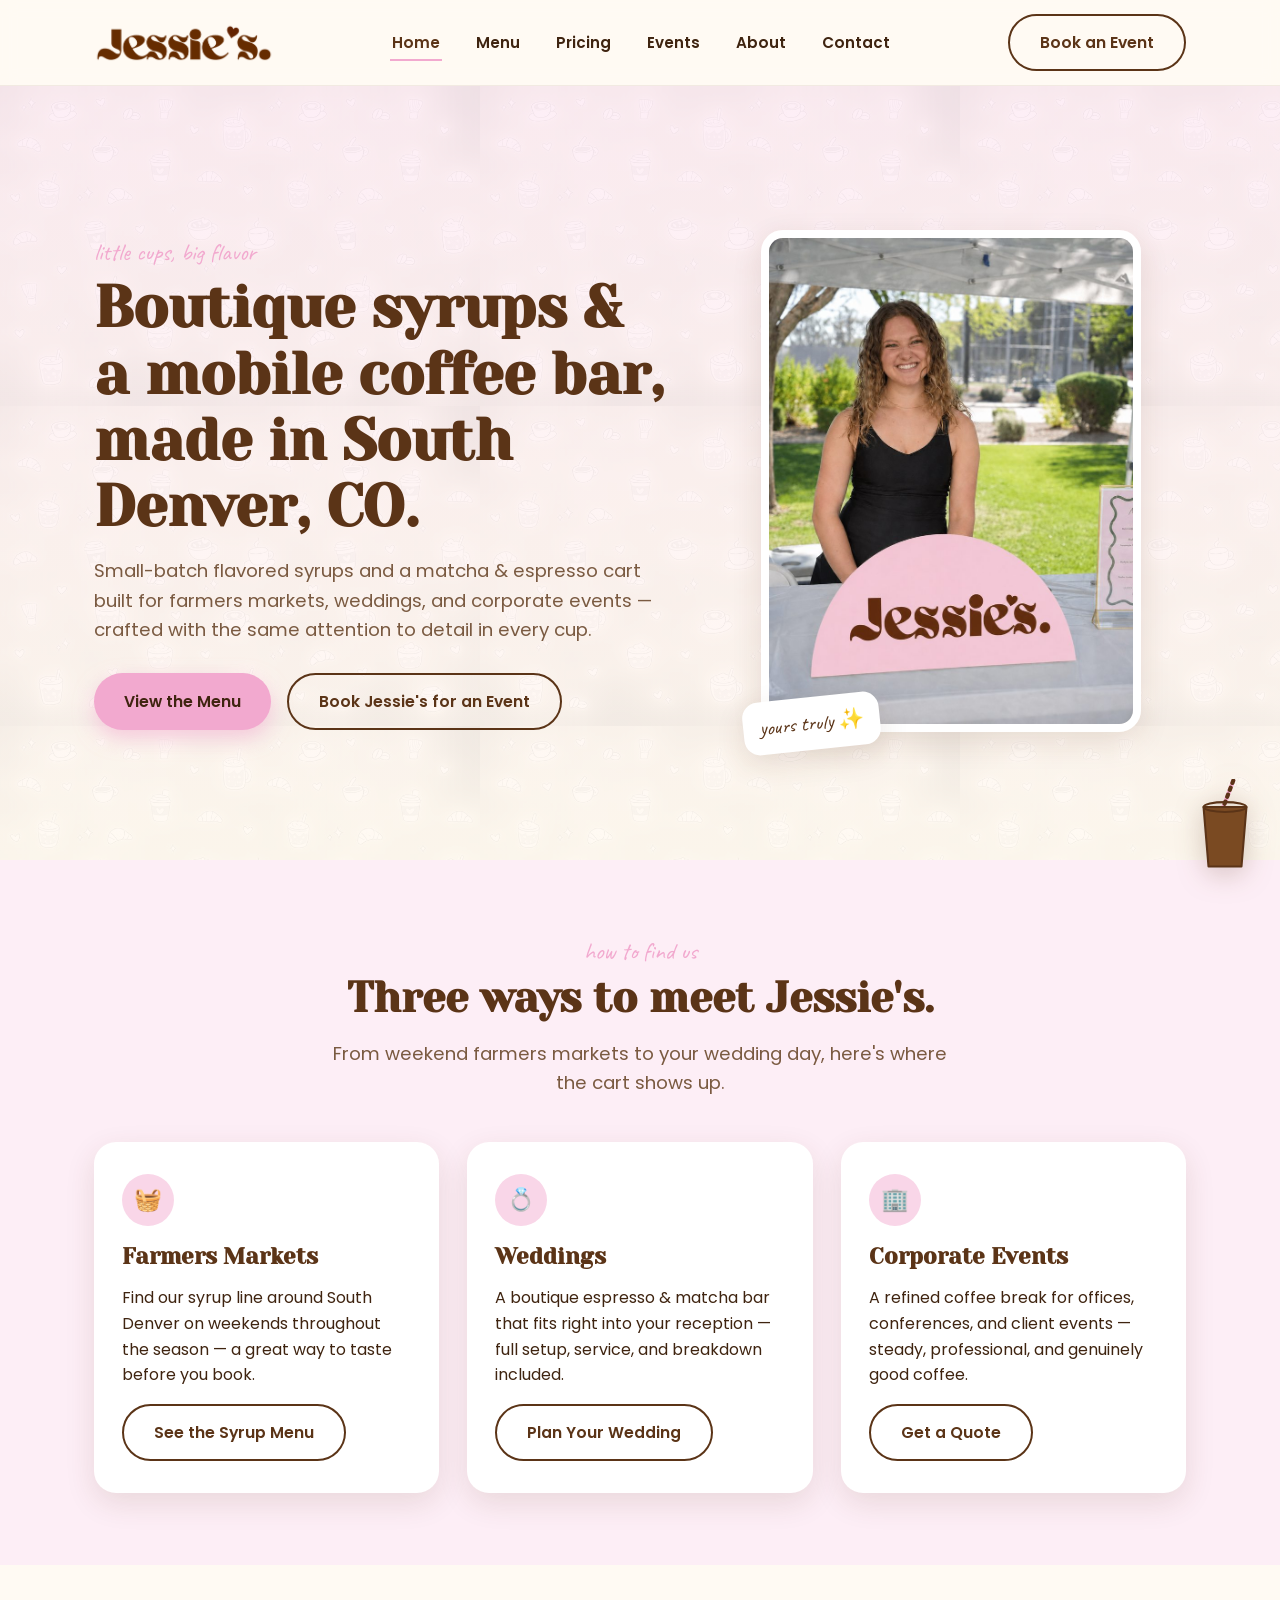
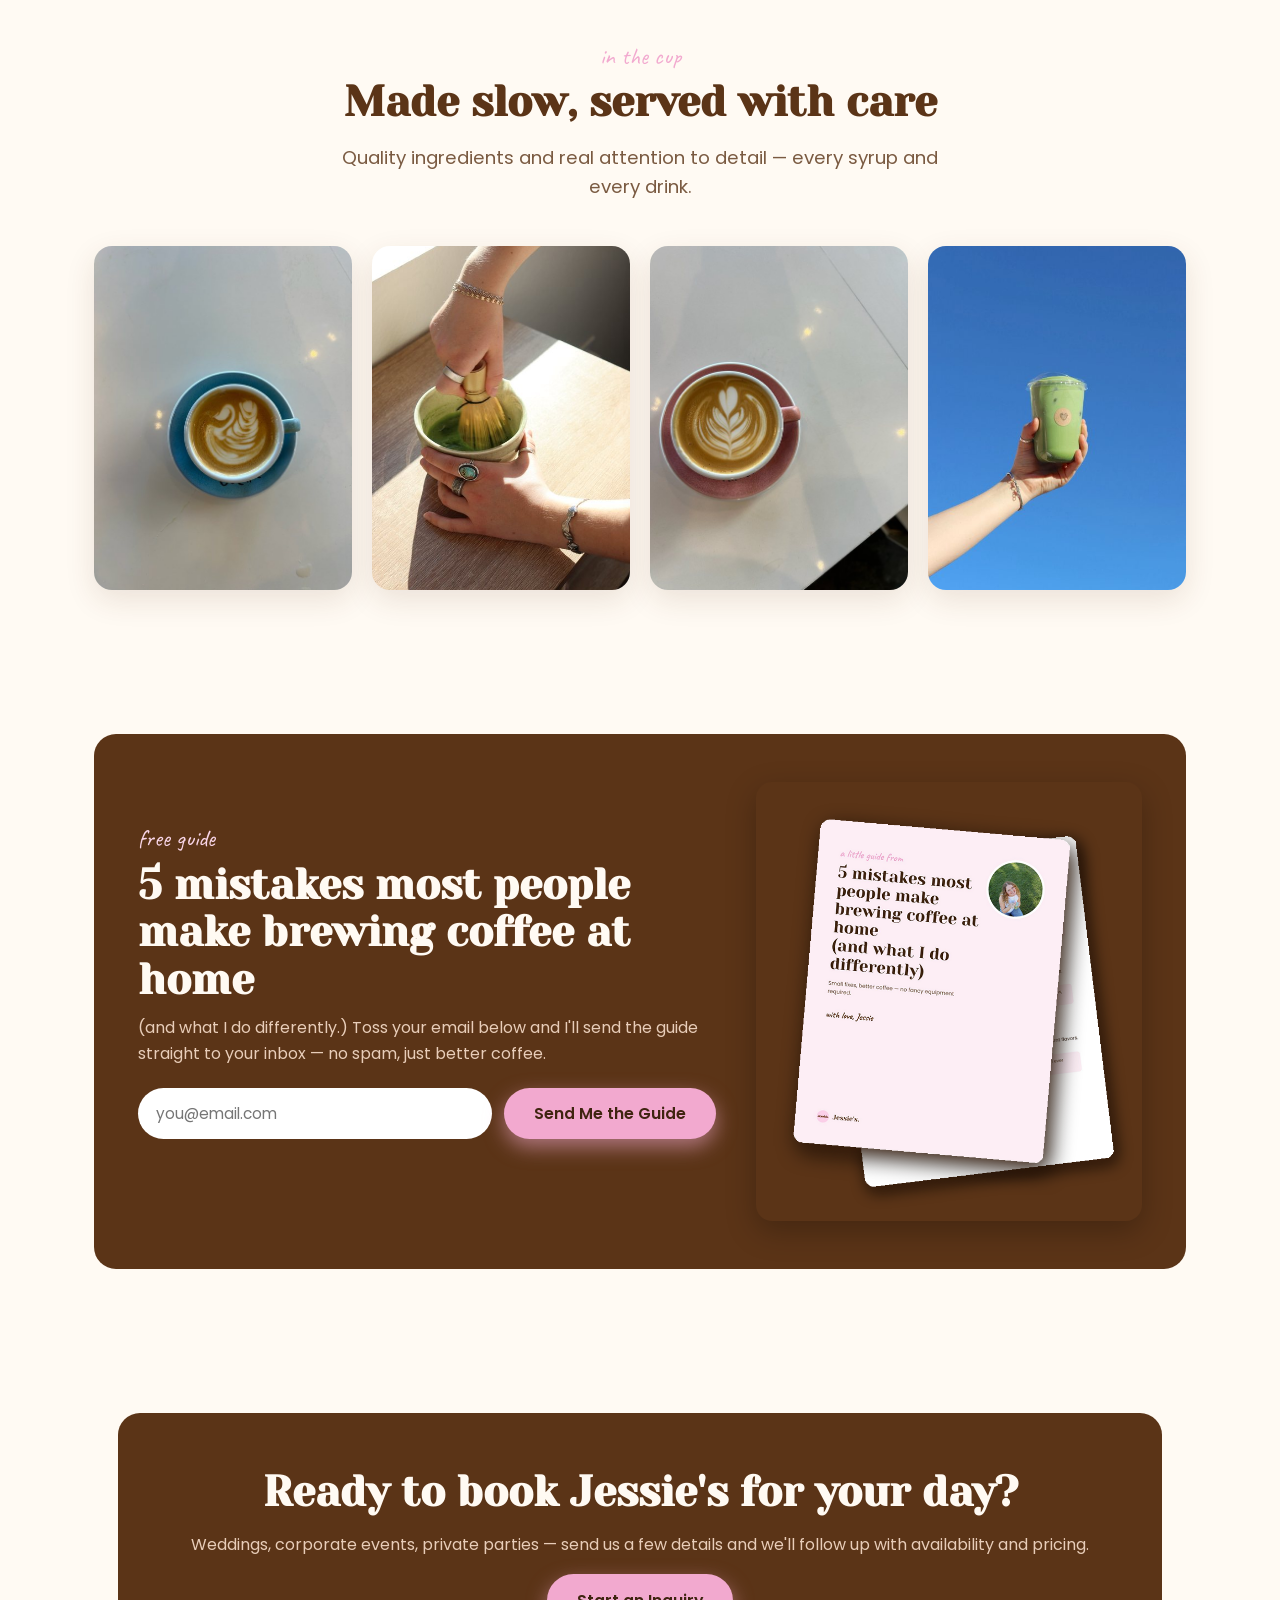
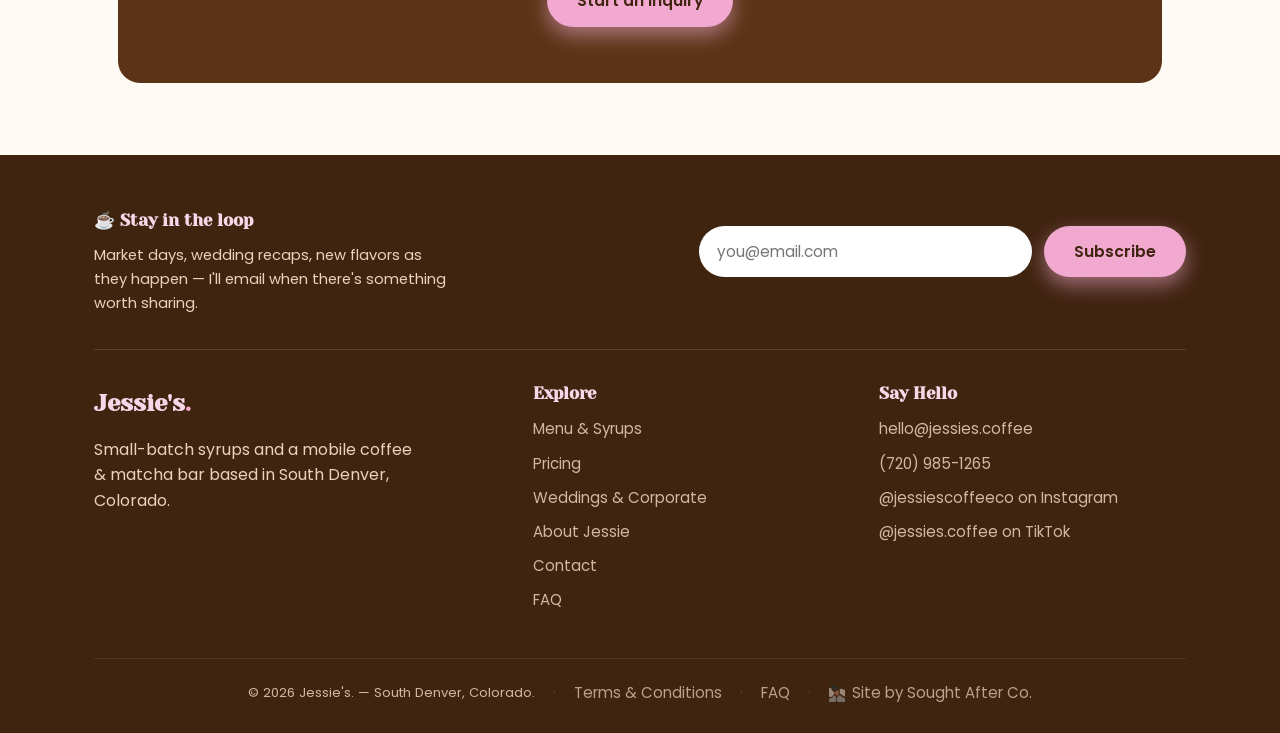
<file: website/index.html>
<!DOCTYPE html>
<html lang="en">
<head>
<meta charset="UTF-8" />
<meta name="viewport" content="width=device-width, initial-scale=1.0" />
<title>Jessie's. | Small-Batch Syrups &amp; Mobile Coffee Bar — South Denver, CO</title>
<meta name="description" content="Jessie's is a South Denver, Colorado small-batch syrup line and mobile coffee &amp; matcha bar for farmers markets, weddings, and corporate events." />
<meta property="og:type" content="website" />
<meta property="og:title" content="Jessie's. | Small-Batch Syrups &amp; Mobile Coffee Bar" />
<meta property="og:description" content="Small-batch flavored syrups and a mobile coffee &amp; matcha bar in South Denver, Colorado. Farmers markets, weddings, and corporate events." />
<meta property="og:url" content="https://jessies.coffee/" />
<meta property="og:image" content="https://jessies.coffee/images/social-card.jpg" />
<meta property="og:image:width" content="1200" />
<meta property="og:image:height" content="630" />
<meta name="twitter:card" content="summary_large_image" />
<meta name="twitter:title" content="Jessie's. | Small-Batch Syrups &amp; Mobile Coffee Bar" />
<meta name="twitter:description" content="Small-batch flavored syrups and a mobile coffee &amp; matcha bar in South Denver, Colorado. Farmers markets, weddings, and corporate events." />
<meta name="twitter:image" content="https://jessies.coffee/images/social-card.jpg" />
<link rel="icon" href="images/favicon.png?v=2" type="image/png" />
<link rel="apple-touch-icon" href="images/apple-touch-icon.png?v=2" />
<link rel="preconnect" href="https://fonts.googleapis.com">
<link href="https://fonts.googleapis.com/css2?family=Yeseva+One&family=Poppins:wght@400;500;600;700&family=Caveat:wght@600;700&display=swap" rel="stylesheet">
<link rel="stylesheet" href="css/style.css" />
</head>
<body>

<header class="site-header">
  <div class="nav-wrap">
    <a class="brand" href="index.html">
      <img src="images/logo-wordmark.png" alt="Jessie's" />
    </a>
    <nav>
      <ul class="nav-links">
        <li><a href="index.html">Home</a></li>
        <li><a href="menu.html">Menu</a></li>
        <li><a href="pricing.html">Pricing</a></li>
        <li><a href="events.html">Events</a></li>
        <li><a href="about.html">About</a></li>
        <li><a href="contact.html">Contact</a></li>
      </ul>
    </nav>
    <div class="nav-cta">
      <a class="btn btn-outline" href="events.html#inquiry-form">Book an Event</a>
      <button class="nav-toggle" aria-label="Toggle menu">
        <span></span><span></span><span></span>
      </button>
    </div>
  </div>
</header>

<section class="hero">
  <div class="hero-pattern"></div>
  <div class="hero-inner">
    <div class="hero-copy">
      <span class="eyebrow">little cups, big flavor</span>
      <h1>Boutique syrups &amp; a mobile coffee bar, made in South Denver, CO.</h1>
      <p class="lead">Small-batch flavored syrups and a matcha &amp; espresso cart built for farmers markets, weddings, and corporate events — crafted with the same attention to detail in every cup.</p>
      <div class="btn-row">
        <a class="btn btn-primary" href="menu.html">View the Menu</a>
        <a class="btn btn-outline" href="events.html">Book Jessie's for an Event</a>
      </div>
    </div>
    <div class="hero-photo">
      <img src="images/hero-jessie.jpg" alt="Jessie smiling behind the Jessie's market stand" />
      <div class="hero-badge">yours truly ✨</div>
    </div>
  </div>
</section>

<section class="bg-soft">
  <div class="container">
    <div class="section-head">
      <span class="eyebrow">how to find us</span>
      <h2>Three ways to meet Jessie's.</h2>
      <p class="lead">From weekend farmers markets to your wedding day, here's where the cart shows up.</p>
    </div>
    <div class="grid-3">
      <div class="card">
        <div class="icon">🧺</div>
        <h3>Farmers Markets</h3>
        <p>Find our syrup line around South Denver on weekends throughout the season — a great way to taste before you book.</p>
        <a class="btn btn-outline" href="menu.html">See the Syrup Menu</a>
      </div>
      <div class="card">
        <div class="icon">💍</div>
        <h3>Weddings</h3>
        <p>A boutique espresso &amp; matcha bar that fits right into your reception — full setup, service, and breakdown included.</p>
        <a class="btn btn-outline" href="events.html">Plan Your Wedding</a>
      </div>
      <div class="card">
        <div class="icon">🏢</div>
        <h3>Corporate Events</h3>
        <p>A refined coffee break for offices, conferences, and client events — steady, professional, and genuinely good coffee.</p>
        <a class="btn btn-outline" href="events.html">Get a Quote</a>
      </div>
    </div>
  </div>
</section>

<section>
  <div class="container">
    <div class="section-head">
      <span class="eyebrow">in the cup</span>
      <h2>Made slow, served with care</h2>
      <p class="lead">Quality ingredients and real attention to detail — every syrup and every drink.</p>
    </div>
    <div class="grid-4">
      <div class="photo-card"><img src="images/product-1.jpg" alt="Latte art in a blue cup, made by Jessie's" /></div>
      <div class="photo-card"><img src="images/product-2.jpg" alt="Hands whisking matcha the traditional way" /></div>
      <div class="photo-card"><img src="images/product-3.jpg" alt="Latte art in a pink cup, made by Jessie's" /></div>
      <div class="photo-card"><img src="images/product-4.jpg" alt="Holding an iced matcha up against a blue sky" /></div>
    </div>
  </div>
</section>

<section>
  <div class="container">
    <div class="lead-magnet-card">
      <div class="lead-magnet-copy">
        <span class="eyebrow">free guide</span>
        <h2>5 mistakes most people make brewing coffee at home</h2>
        <p>(and what I do differently.) Toss your email below and I'll send the guide straight to your inbox — no spam, just better coffee.</p>
        <form id="lead-magnet-form" class="lead-magnet-form">
          <input type="hidden" name="_type" value="lead-magnet" />
          <input type="hidden" name="_subject" value="New lead magnet signup — Jessie's." />
          <input type="email" name="Email" placeholder="you@email.com" required />
          <button type="submit" class="btn btn-primary">Send Me the Guide</button>
        </form>
        <p id="lead-magnet-msg"></p>
      </div>
      <div class="lead-magnet-photo">
        <img src="images/guide-mockup.png" alt="A preview of the 5 Coffee Mistakes guide" />
      </div>
    </div>
  </div>
</section>

<section>
  <div class="container">
    <div class="cta-banner">
      <h2>Ready to book Jessie's for your day?</h2>
      <p>Weddings, corporate events, private parties — send us a few details and we'll follow up with availability and pricing.</p>
      <a class="btn btn-primary" href="events.html#inquiry-form">Start an Inquiry</a>
    </div>
  </div>
</section>

<footer class="site-footer">
  <div class="container">
    <div class="footer-newsletter">
      <div class="footer-newsletter-copy">
        <h4>&#9749; Stay in the loop</h4>
        <p>Market days, wedding recaps, new flavors as they happen — I'll email when there's something worth sharing.</p>
      </div>
      <div class="footer-newsletter-form-wrap">
        <form class="lead-magnet-form newsletter-form">
          <input type="hidden" name="_type" value="newsletter" />
          <input type="hidden" name="_subject" value="New newsletter signup — Jessie's." />
          <input type="email" name="Email" placeholder="you@email.com" required />
          <button type="submit" class="btn btn-primary">Subscribe</button>
        </form>
        <p></p>
      </div>
    </div>
    <div class="footer-grid">
      <div class="footer-brand">
        <span class="brand-word">Jessie's<span class="dot">.</span></span>
        <p style="margin-top:14px; max-width: 320px;">Small-batch syrups and a mobile coffee &amp; matcha bar based in South Denver, Colorado.</p>
      </div>
      <div>
        <h4>Explore</h4>
        <a href="menu.html">Menu &amp; Syrups</a>
        <a href="pricing.html">Pricing</a>
        <a href="events.html">Weddings &amp; Corporate</a>
        <a href="about.html">About Jessie</a>
        <a href="contact.html">Contact</a>
        <a href="faq.html">FAQ</a>
      </div>
      <div>
        <h4>Say Hello</h4>
        <a href="mailto:hello@jessies.coffee">hello@jessies.coffee</a>
        <a href="tel:+17209851265">(720) 985-1265</a>
        <a href="https://www.instagram.com/jessiescoffeeco/" target="_blank" rel="noopener">@jessiescoffeeco on Instagram</a>
        <a href="https://www.tiktok.com/@jessies.coffee" target="_blank" rel="noopener">@jessies.coffee on TikTok</a>
      </div>
    </div>
    <div class="footer-bottom">
      <span>© 2026 Jessie's. — South Denver, Colorado.</span>
      <span class="divider">&middot;</span>
      <a href="terms.html">Terms &amp; Conditions</a>
      <span class="divider">&middot;</span>
      <a href="faq.html">FAQ</a>
      <span class="divider">&middot;</span>
      <a class="credit-link" href="https://soughtafter.design" target="_blank" rel="noopener">
        <img src="images/sought-after-mark.png" alt="Sought After Co. logo" />
        Site by Sought After Co.
      </a>
    </div>
  </div>
</footer>

<div class="scroll-sipper" aria-hidden="true">
  <svg viewBox="0 0 80 120" xmlns="http://www.w3.org/2000/svg">
    <g class="sipper-straw">
      <line x1="50" y1="2" x2="38" y2="34" stroke="#f2a9cf" stroke-width="5" stroke-linecap="round"/>
      <line x1="50" y1="2" x2="38" y2="34" stroke="#5b3417" stroke-width="5" stroke-linecap="round" stroke-dasharray="3 6"/>
    </g>
    <defs>
      <clipPath id="cupClip">
        <path d="M14,34 L66,34 L60,106 L20,106 Z"/>
      </clipPath>
    </defs>
    <g clip-path="url(#cupClip)">
      <rect class="sipper-liquid" x="10" y="30" width="60" height="80" fill="#7a4a22"/>
    </g>
    <path d="M14,34 L66,34 L60,106 L20,106 Z" fill="none" stroke="#5b3417" stroke-width="2.5" stroke-linejoin="round"/>
    <ellipse cx="40" cy="34" rx="26" ry="6" fill="none" stroke="#5b3417" stroke-width="2.5"/>
  </svg>
</div>

<script src="js/script.js"></script>
</body>
</html>
</file>
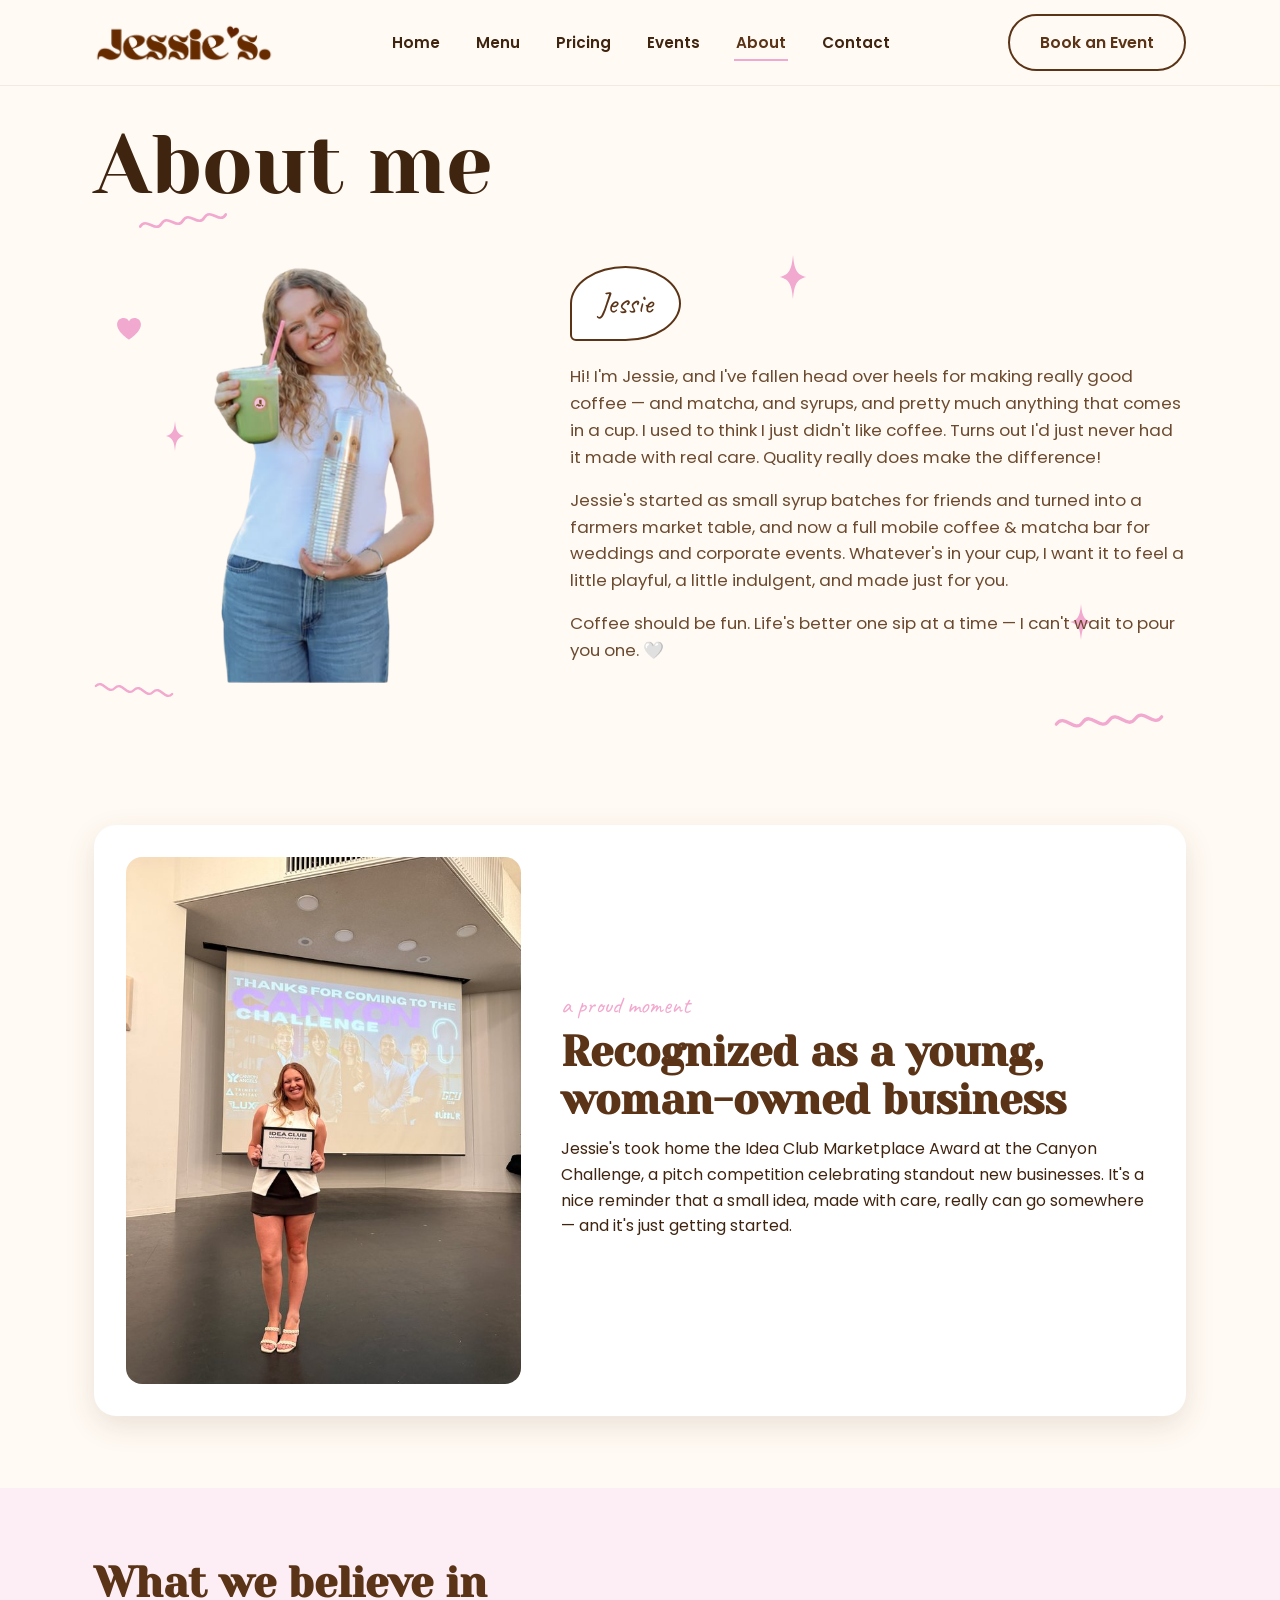
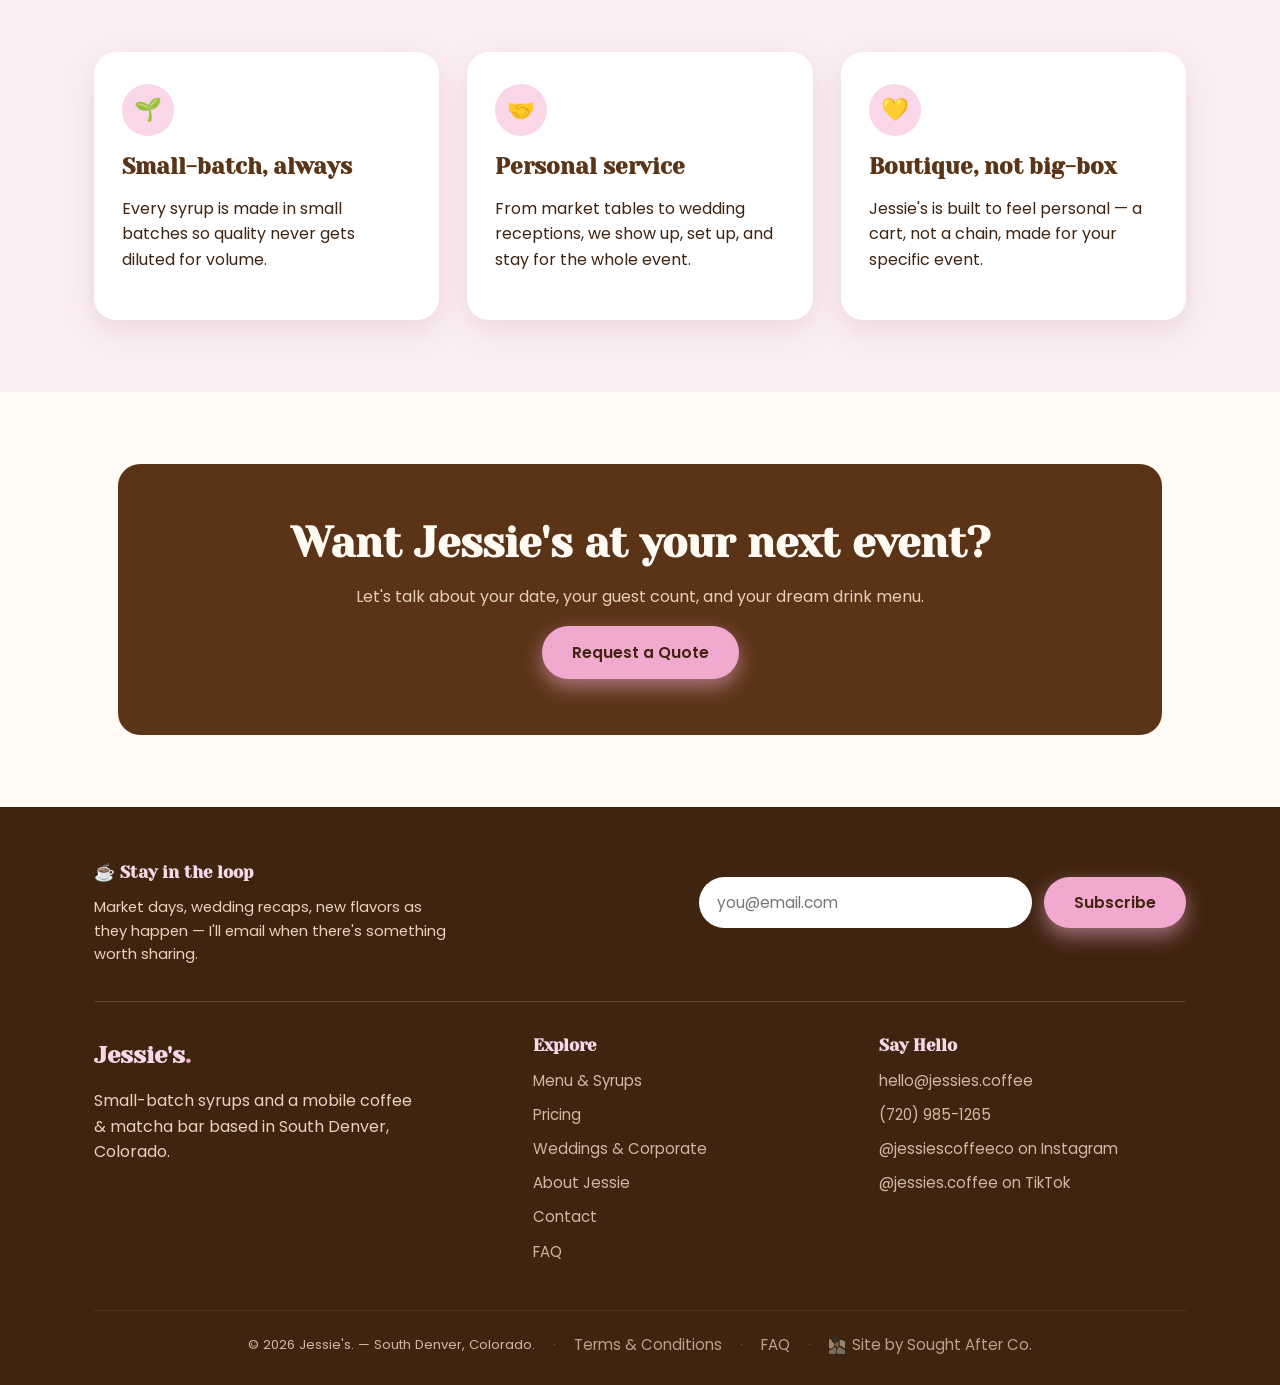
<file: website/about.html>
<!DOCTYPE html>
<html lang="en">
<head>
<meta charset="UTF-8" />
<meta name="viewport" content="width=device-width, initial-scale=1.0" />
<title>About Jessie | Jessie's.</title>
<meta name="description" content="Meet Jessie, the maker behind Jessie's small-batch syrups and mobile coffee &amp; matcha bar in South Denver, Colorado." />
<meta property="og:type" content="website" />
<meta property="og:title" content="About Jessie | Jessie's." />
<meta property="og:description" content="Meet Jessie, the maker behind Jessie's small-batch syrups and mobile coffee &amp; matcha bar." />
<meta property="og:url" content="https://jessies.coffee/about.html" />
<meta property="og:image" content="https://jessies.coffee/images/social-card.jpg" />
<meta property="og:image:width" content="1200" />
<meta property="og:image:height" content="630" />
<meta name="twitter:card" content="summary_large_image" />
<meta name="twitter:title" content="About Jessie | Jessie's." />
<meta name="twitter:description" content="Meet Jessie, the maker behind Jessie's small-batch syrups and mobile coffee &amp; matcha bar." />
<meta name="twitter:image" content="https://jessies.coffee/images/social-card.jpg" />
<link rel="icon" href="images/favicon.png?v=2" type="image/png" />
<link rel="apple-touch-icon" href="images/apple-touch-icon.png?v=2" />
<link rel="preconnect" href="https://fonts.googleapis.com">
<link href="https://fonts.googleapis.com/css2?family=Yeseva+One&family=Poppins:wght@400;500;600;700&family=Caveat:wght@600;700&display=swap" rel="stylesheet">
<link rel="stylesheet" href="css/style.css" />
</head>
<body>

<header class="site-header">
  <div class="nav-wrap">
    <a class="brand" href="index.html">
      <img src="images/logo-wordmark.png" alt="Jessie's" />
    </a>
    <nav>
      <ul class="nav-links">
        <li><a href="index.html">Home</a></li>
        <li><a href="menu.html">Menu</a></li>
        <li><a href="pricing.html">Pricing</a></li>
        <li><a href="events.html">Events</a></li>
        <li><a href="about.html">About</a></li>
        <li><a href="contact.html">Contact</a></li>
      </ul>
    </nav>
    <div class="nav-cta">
      <a class="btn btn-outline" href="events.html#inquiry-form">Book an Event</a>
      <button class="nav-toggle" aria-label="Toggle menu">
        <span></span><span></span><span></span>
      </button>
    </div>
  </div>
</header>

<section class="about-poster">
  <div class="container">
    <h1 class="poster-title">About me</h1>

    <div class="poster-grid">
      <svg class="doodle scribble-1" viewBox="0 0 100 30" fill="none" xmlns="http://www.w3.org/2000/svg" aria-hidden="true">
        <path d="M2 15C10 5 18 25 26 15C34 5 42 25 50 15C58 5 66 25 74 15C82 5 90 25 98 15" stroke="currentColor" stroke-width="3" stroke-linecap="round"/>
      </svg>
      <svg class="doodle scribble-2" viewBox="0 0 100 30" fill="none" xmlns="http://www.w3.org/2000/svg" aria-hidden="true">
        <path d="M2 15C10 5 18 25 26 15C34 5 42 25 50 15C58 5 66 25 74 15C82 5 90 25 98 15" stroke="currentColor" stroke-width="3" stroke-linecap="round"/>
      </svg>
      <svg class="doodle scribble-3" viewBox="0 0 100 30" fill="none" xmlns="http://www.w3.org/2000/svg" aria-hidden="true">
        <path d="M2 15C10 5 18 25 26 15C34 5 42 25 50 15C58 5 66 25 74 15C82 5 90 25 98 15" stroke="currentColor" stroke-width="3" stroke-linecap="round"/>
      </svg>
      <svg class="doodle sparkle-1" viewBox="0 0 40 40" fill="currentColor" xmlns="http://www.w3.org/2000/svg" aria-hidden="true">
        <path d="M20 0C21 10 22 18 32 20C22 22 21 30 20 40C19 30 18 22 8 20C18 18 19 10 20 0Z"/>
      </svg>
      <svg class="doodle sparkle-2" viewBox="0 0 40 40" fill="currentColor" xmlns="http://www.w3.org/2000/svg" aria-hidden="true">
        <path d="M20 0C21 10 22 18 32 20C22 22 21 30 20 40C19 30 18 22 8 20C18 18 19 10 20 0Z"/>
      </svg>
      <svg class="doodle sparkle-3" viewBox="0 0 40 40" fill="currentColor" xmlns="http://www.w3.org/2000/svg" aria-hidden="true">
        <path d="M20 0C21 10 22 18 32 20C22 22 21 30 20 40C19 30 18 22 8 20C18 18 19 10 20 0Z"/>
      </svg>
      <svg class="doodle heart-1" viewBox="0 0 24 22" fill="currentColor" xmlns="http://www.w3.org/2000/svg" aria-hidden="true">
        <path d="M12 21C12 21 1 14 1 7C1 3 4 1 7 1C9 1 11 2 12 4C13 2 15 1 17 1C20 1 23 3 23 7C23 14 12 21 12 21Z"/>
      </svg>

      <div class="poster-photo-wrap">
        <img src="images/jessie-cutout.png?v=2" alt="Jessie, founder of Jessie's, holding an iced matcha and a stack of cups" />
      </div>

      <div class="poster-copy">
        <div class="poster-bubble">Jessie</div>
        <p>Hi! I'm Jessie, and I've fallen head over heels for making really good coffee — and matcha, and syrups, and pretty much anything that comes in a cup. I used to think I just didn't like coffee. Turns out I'd just never had it made with real care. Quality really does make the difference!</p>
        <p>Jessie's started as small syrup batches for friends and turned into a farmers market table, and now a full mobile coffee &amp; matcha bar for weddings and corporate events. Whatever's in your cup, I want it to feel a little playful, a little indulgent, and made just for you.</p>
        <p>Coffee should be fun. Life's better one sip at a time — I can't wait to pour you one. 🤍</p>
      </div>
    </div>
  </div>
</section>

<section>
  <div class="container">
    <div class="award-card">
      <div class="award-photo">
        <img src="images/jessie-award.jpg" alt="Jessie holding her Idea Club Marketplace Award on stage at the Canyon Challenge" />
      </div>
      <div class="award-copy">
        <span class="eyebrow">a proud moment</span>
        <h2>Recognized as a young, woman-owned business</h2>
        <p>Jessie's took home the Idea Club Marketplace Award at the Canyon Challenge, a pitch competition celebrating standout new businesses. It's a nice reminder that a small idea, made with care, really can go somewhere — and it's just getting started.</p>
      </div>
    </div>
  </div>
</section>

<section class="bg-soft">
  <div class="container">
    <div class="section-head left">
      <h2>What we believe in</h2>
    </div>
    <div class="grid-3">
      <div class="card">
        <div class="icon">🌱</div>
        <h3>Small-batch, always</h3>
        <p>Every syrup is made in small batches so quality never gets diluted for volume.</p>
      </div>
      <div class="card">
        <div class="icon">🤝</div>
        <h3>Personal service</h3>
        <p>From market tables to wedding receptions, we show up, set up, and stay for the whole event.</p>
      </div>
      <div class="card">
        <div class="icon">💛</div>
        <h3>Boutique, not big-box</h3>
        <p>Jessie's is built to feel personal — a cart, not a chain, made for your specific event.</p>
      </div>
    </div>
  </div>
</section>

<section>
  <div class="container">
    <div class="cta-banner">
      <h2>Want Jessie's at your next event?</h2>
      <p>Let's talk about your date, your guest count, and your dream drink menu.</p>
      <a class="btn btn-primary" href="events.html#inquiry-form">Request a Quote</a>
    </div>
  </div>
</section>

<footer class="site-footer">
  <div class="container">
    <div class="footer-newsletter">
      <div class="footer-newsletter-copy">
        <h4>&#9749; Stay in the loop</h4>
        <p>Market days, wedding recaps, new flavors as they happen — I'll email when there's something worth sharing.</p>
      </div>
      <div class="footer-newsletter-form-wrap">
        <form class="lead-magnet-form newsletter-form">
          <input type="hidden" name="_type" value="newsletter" />
          <input type="hidden" name="_subject" value="New newsletter signup — Jessie's." />
          <input type="email" name="Email" placeholder="you@email.com" required />
          <button type="submit" class="btn btn-primary">Subscribe</button>
        </form>
        <p></p>
      </div>
    </div>
    <div class="footer-grid">
      <div class="footer-brand">
        <span class="brand-word">Jessie's<span class="dot">.</span></span>
        <p style="margin-top:14px; max-width: 320px;">Small-batch syrups and a mobile coffee &amp; matcha bar based in South Denver, Colorado.</p>
      </div>
      <div>
        <h4>Explore</h4>
        <a href="menu.html">Menu &amp; Syrups</a>
        <a href="pricing.html">Pricing</a>
        <a href="events.html">Weddings &amp; Corporate</a>
        <a href="about.html">About Jessie</a>
        <a href="contact.html">Contact</a>
        <a href="faq.html">FAQ</a>
      </div>
      <div>
        <h4>Say Hello</h4>
        <a href="mailto:hello@jessies.coffee">hello@jessies.coffee</a>
        <a href="tel:+17209851265">(720) 985-1265</a>
        <a href="https://www.instagram.com/jessiescoffeeco/" target="_blank" rel="noopener">@jessiescoffeeco on Instagram</a>
        <a href="https://www.tiktok.com/@jessies.coffee" target="_blank" rel="noopener">@jessies.coffee on TikTok</a>
      </div>
    </div>
    <div class="footer-bottom">
      <span>© 2026 Jessie's. — South Denver, Colorado.</span>
      <span class="divider">&middot;</span>
      <a href="terms.html">Terms &amp; Conditions</a>
      <span class="divider">&middot;</span>
      <a href="faq.html">FAQ</a>
      <span class="divider">&middot;</span>
      <a class="credit-link" href="https://soughtafter.design" target="_blank" rel="noopener">
        <img src="images/sought-after-mark.png" alt="Sought After Co. logo" />
        Site by Sought After Co.
      </a>
    </div>
  </div>
</footer>

<script src="js/script.js"></script>
</body>
</html>
</file>
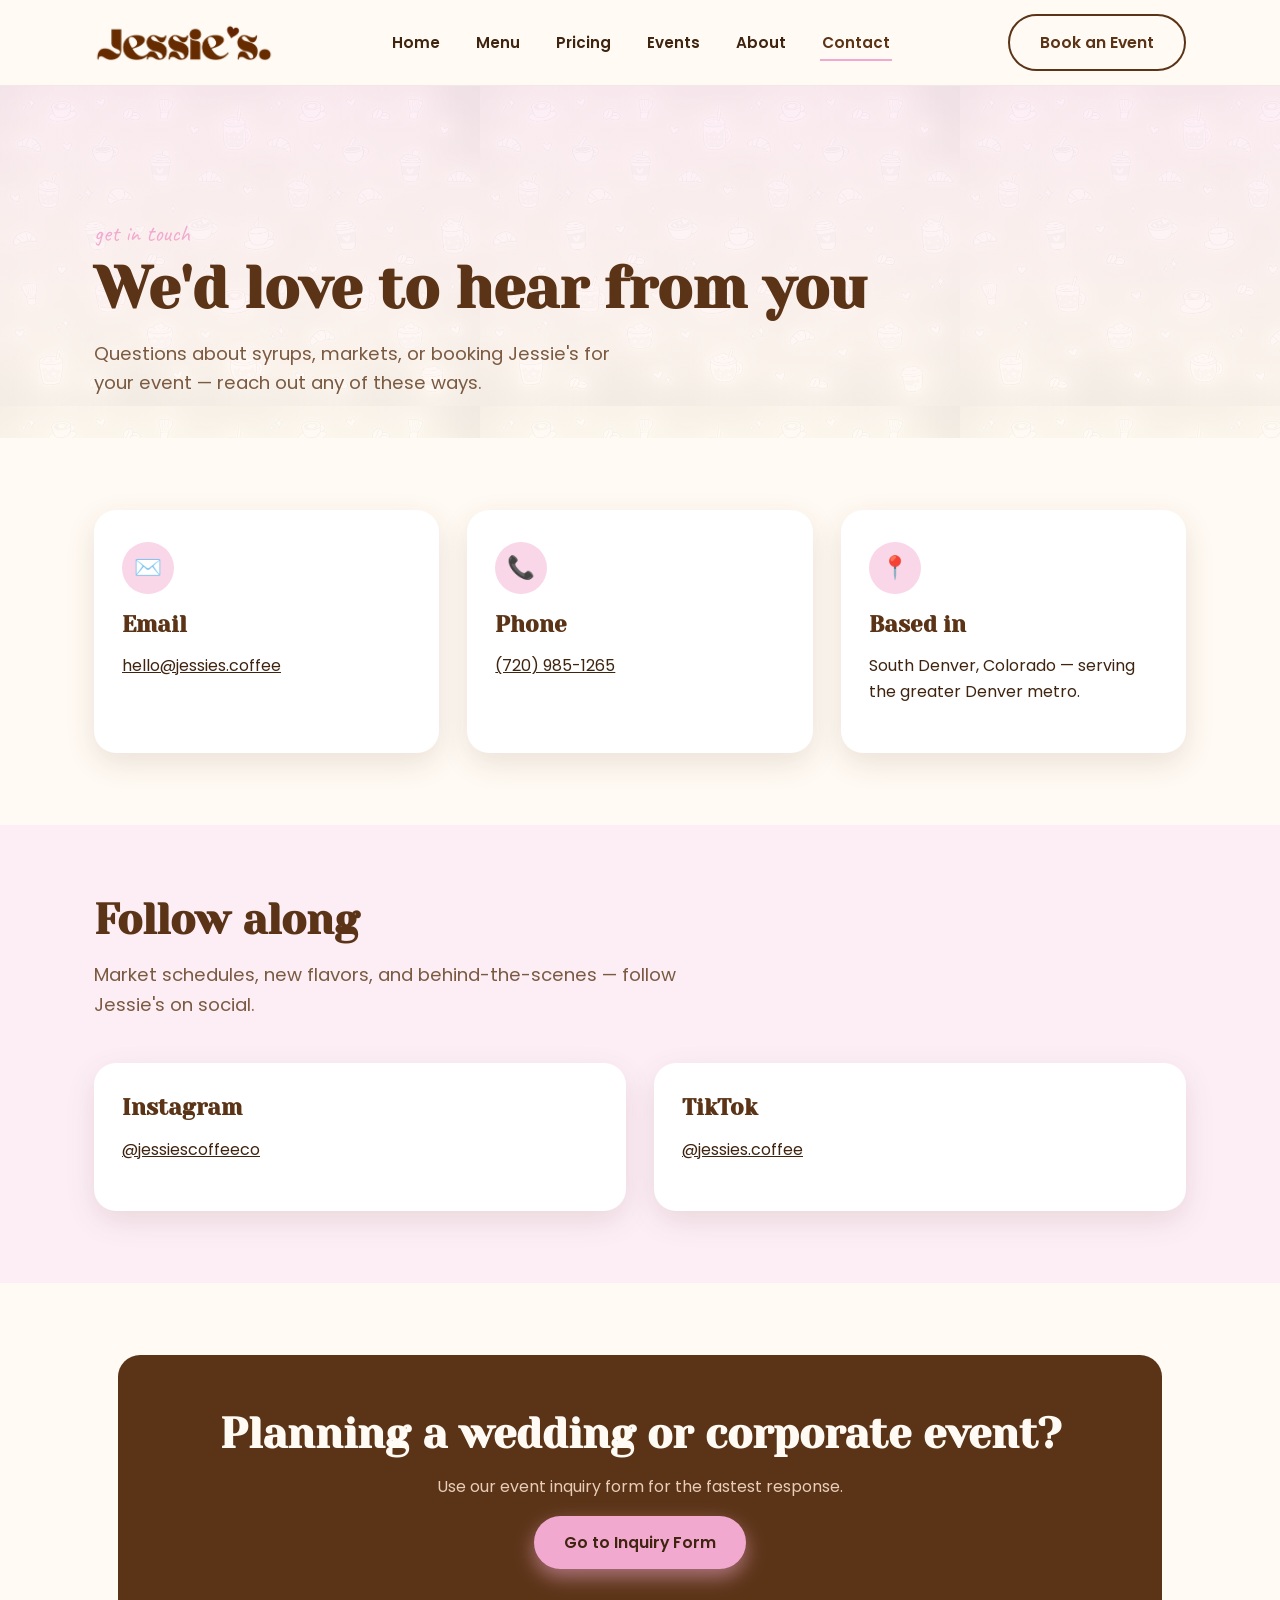
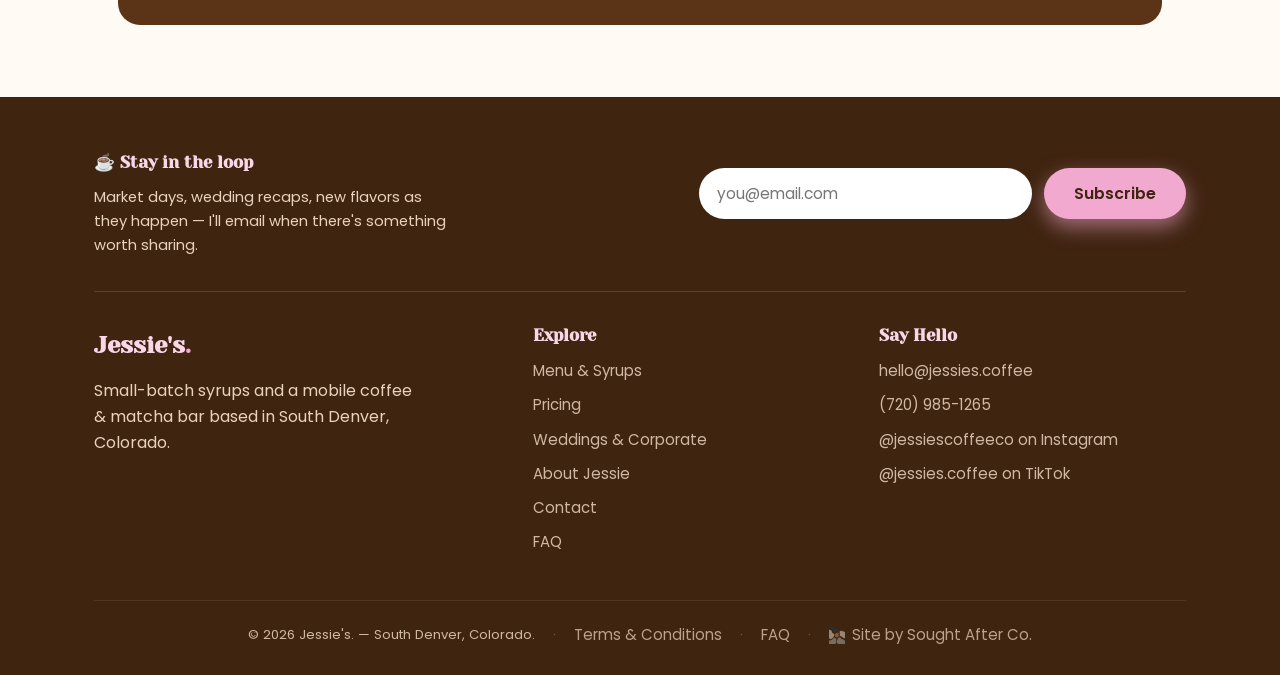
<file: website/contact.html>
<!DOCTYPE html>
<html lang="en">
<head>
<meta charset="UTF-8" />
<meta name="viewport" content="width=device-width, initial-scale=1.0" />
<title>Contact | Jessie's.</title>
<meta name="description" content="Get in touch with Jessie's — small-batch syrups and mobile coffee &amp; matcha bar in South Denver, Colorado." />
<meta property="og:type" content="website" />
<meta property="og:title" content="Contact | Jessie's." />
<meta property="og:description" content="Get in touch with Jessie's — small-batch syrups and mobile coffee &amp; matcha bar in South Denver, Colorado." />
<meta property="og:url" content="https://jessies.coffee/contact.html" />
<meta property="og:image" content="https://jessies.coffee/images/social-card.jpg" />
<meta property="og:image:width" content="1200" />
<meta property="og:image:height" content="630" />
<meta name="twitter:card" content="summary_large_image" />
<meta name="twitter:title" content="Contact | Jessie's." />
<meta name="twitter:description" content="Get in touch with Jessie's — small-batch syrups and mobile coffee &amp; matcha bar in South Denver, Colorado." />
<meta name="twitter:image" content="https://jessies.coffee/images/social-card.jpg" />
<link rel="icon" href="images/favicon.png?v=2" type="image/png" />
<link rel="apple-touch-icon" href="images/apple-touch-icon.png?v=2" />
<link rel="preconnect" href="https://fonts.googleapis.com">
<link href="https://fonts.googleapis.com/css2?family=Yeseva+One&family=Poppins:wght@400;500;600;700&family=Caveat:wght@600;700&display=swap" rel="stylesheet">
<link rel="stylesheet" href="css/style.css" />
</head>
<body>

<header class="site-header">
  <div class="nav-wrap">
    <a class="brand" href="index.html">
      <img src="images/logo-wordmark.png" alt="Jessie's" />
    </a>
    <nav>
      <ul class="nav-links">
        <li><a href="index.html">Home</a></li>
        <li><a href="menu.html">Menu</a></li>
        <li><a href="pricing.html">Pricing</a></li>
        <li><a href="events.html">Events</a></li>
        <li><a href="about.html">About</a></li>
        <li><a href="contact.html">Contact</a></li>
      </ul>
    </nav>
    <div class="nav-cta">
      <a class="btn btn-outline" href="events.html#inquiry-form">Book an Event</a>
      <button class="nav-toggle" aria-label="Toggle menu">
        <span></span><span></span><span></span>
      </button>
    </div>
  </div>
</header>

<section class="hero" style="padding-bottom: 24px;">
  <div class="hero-pattern"></div>
  <div class="container" style="position:relative; padding-top: 56px;">
    <span class="eyebrow">get in touch</span>
    <h1>We'd love to hear from you</h1>
    <p class="lead" style="max-width:560px;">Questions about syrups, markets, or booking Jessie's for your event — reach out any of these ways.</p>
  </div>
</section>

<section>
  <div class="container">
    <div class="grid-3">
      <div class="card">
        <div class="icon">✉️</div>
        <h3>Email</h3>
        <p><a href="mailto:hello@jessies.coffee" style="text-decoration:underline;">hello@jessies.coffee</a></p>
      </div>
      <div class="card">
        <div class="icon">📞</div>
        <h3>Phone</h3>
        <p><a href="tel:+17209851265" style="text-decoration:underline;">(720) 985-1265</a></p>
      </div>
      <div class="card">
        <div class="icon">📍</div>
        <h3>Based in</h3>
        <p>South Denver, Colorado — serving the greater Denver metro.</p>
      </div>
    </div>

  </div>
</section>

<section class="bg-soft">
  <div class="container">
    <div class="section-head left">
      <h2>Follow along</h2>
      <p class="lead">Market schedules, new flavors, and behind-the-scenes — follow Jessie's on social.</p>
    </div>
    <div class="grid-2">
      <div class="card">
        <h3>Instagram</h3>
        <p><a href="https://www.instagram.com/jessiescoffeeco/" target="_blank" rel="noopener" style="text-decoration:underline;">@jessiescoffeeco</a></p>
      </div>
      <div class="card">
        <h3>TikTok</h3>
        <p><a href="https://www.tiktok.com/@jessies.coffee" target="_blank" rel="noopener" style="text-decoration:underline;">@jessies.coffee</a></p>
      </div>
    </div>
  </div>
</section>

<section>
  <div class="container">
    <div class="cta-banner">
      <h2>Planning a wedding or corporate event?</h2>
      <p>Use our event inquiry form for the fastest response.</p>
      <a class="btn btn-primary" href="events.html#inquiry-form">Go to Inquiry Form</a>
    </div>
  </div>
</section>

<footer class="site-footer">
  <div class="container">
    <div class="footer-newsletter">
      <div class="footer-newsletter-copy">
        <h4>&#9749; Stay in the loop</h4>
        <p>Market days, wedding recaps, new flavors as they happen — I'll email when there's something worth sharing.</p>
      </div>
      <div class="footer-newsletter-form-wrap">
        <form class="lead-magnet-form newsletter-form">
          <input type="hidden" name="_type" value="newsletter" />
          <input type="hidden" name="_subject" value="New newsletter signup — Jessie's." />
          <input type="email" name="Email" placeholder="you@email.com" required />
          <button type="submit" class="btn btn-primary">Subscribe</button>
        </form>
        <p></p>
      </div>
    </div>
    <div class="footer-grid">
      <div class="footer-brand">
        <span class="brand-word">Jessie's<span class="dot">.</span></span>
        <p style="margin-top:14px; max-width: 320px;">Small-batch syrups and a mobile coffee &amp; matcha bar based in South Denver, Colorado.</p>
      </div>
      <div>
        <h4>Explore</h4>
        <a href="menu.html">Menu &amp; Syrups</a>
        <a href="pricing.html">Pricing</a>
        <a href="events.html">Weddings &amp; Corporate</a>
        <a href="about.html">About Jessie</a>
        <a href="contact.html">Contact</a>
        <a href="faq.html">FAQ</a>
      </div>
      <div>
        <h4>Say Hello</h4>
        <a href="mailto:hello@jessies.coffee">hello@jessies.coffee</a>
        <a href="tel:+17209851265">(720) 985-1265</a>
        <a href="https://www.instagram.com/jessiescoffeeco/" target="_blank" rel="noopener">@jessiescoffeeco on Instagram</a>
        <a href="https://www.tiktok.com/@jessies.coffee" target="_blank" rel="noopener">@jessies.coffee on TikTok</a>
      </div>
    </div>
    <div class="footer-bottom">
      <span>© 2026 Jessie's. — South Denver, Colorado.</span>
      <span class="divider">&middot;</span>
      <a href="terms.html">Terms &amp; Conditions</a>
      <span class="divider">&middot;</span>
      <a href="faq.html">FAQ</a>
      <span class="divider">&middot;</span>
      <a class="credit-link" href="https://soughtafter.design" target="_blank" rel="noopener">
        <img src="images/sought-after-mark.png" alt="Sought After Co. logo" />
        Site by Sought After Co.
      </a>
    </div>
  </div>
</footer>

<script src="js/script.js"></script>
</body>
</html>
</file>
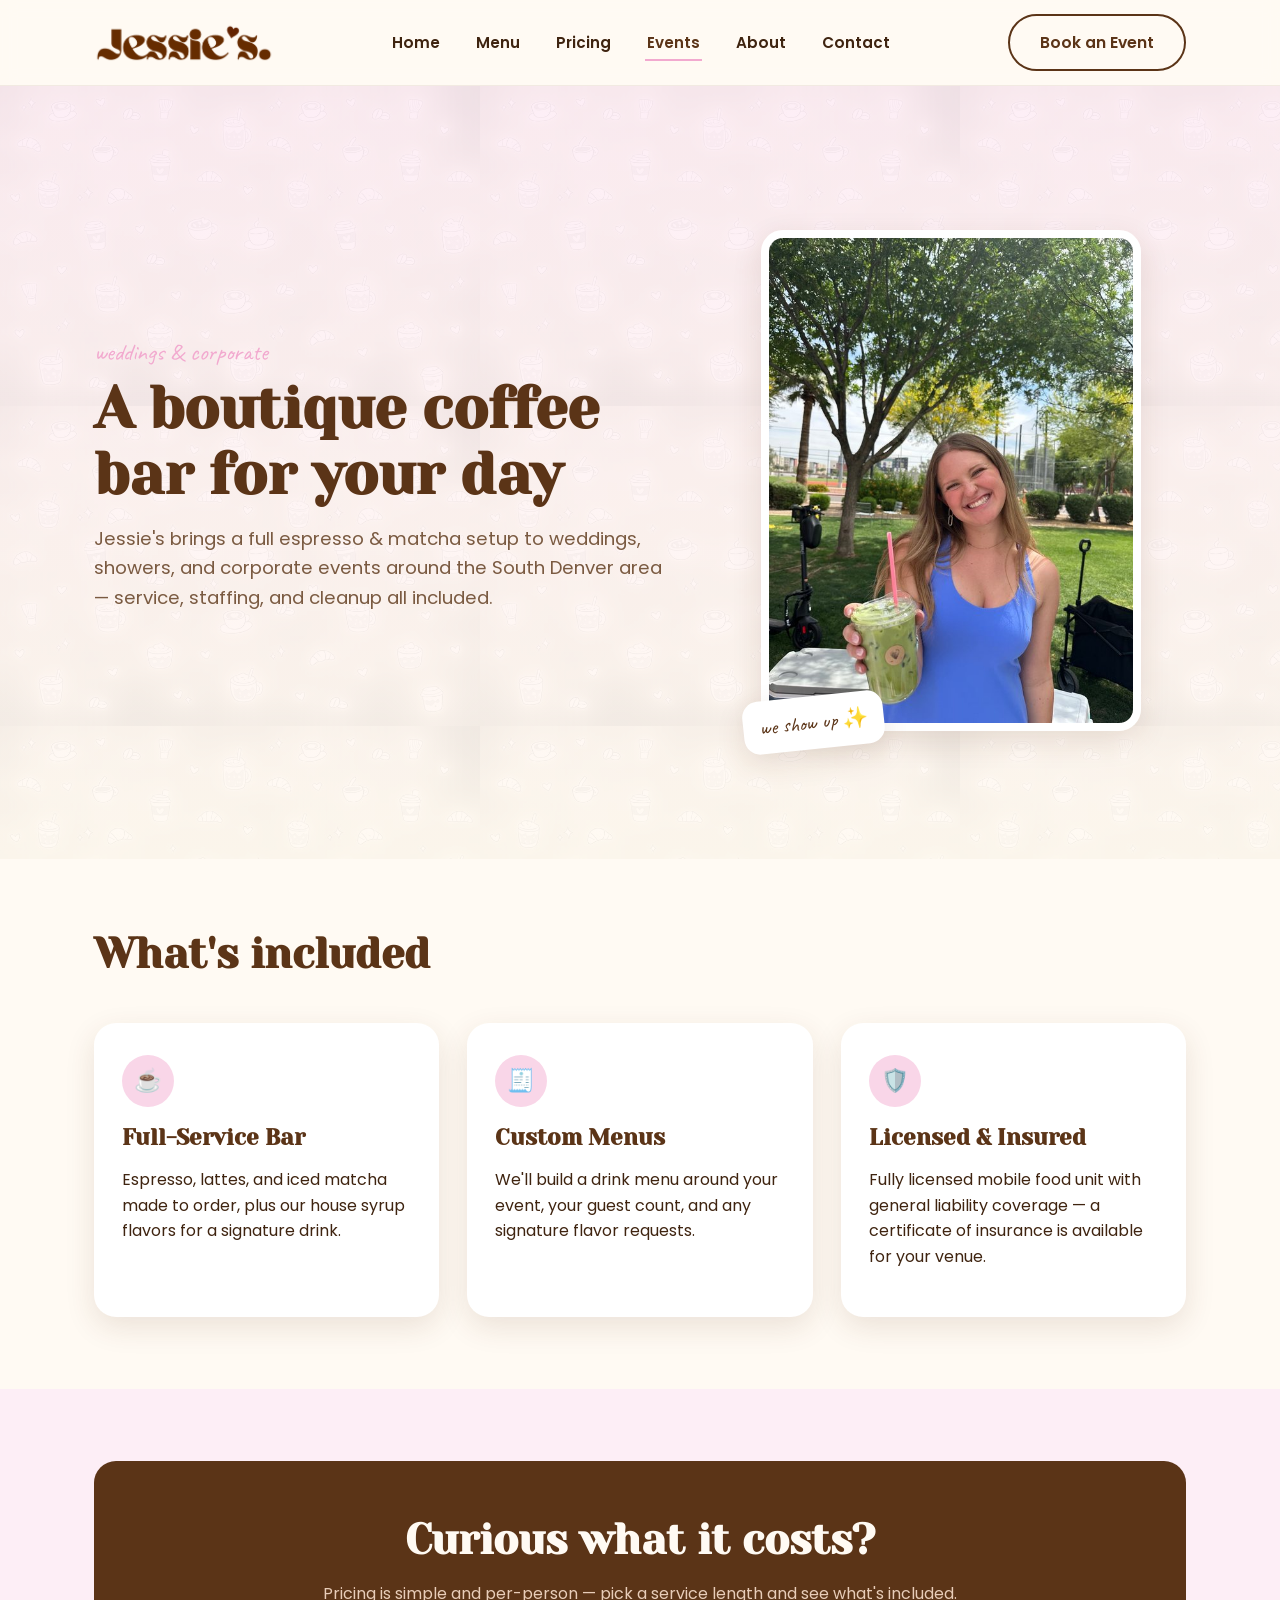
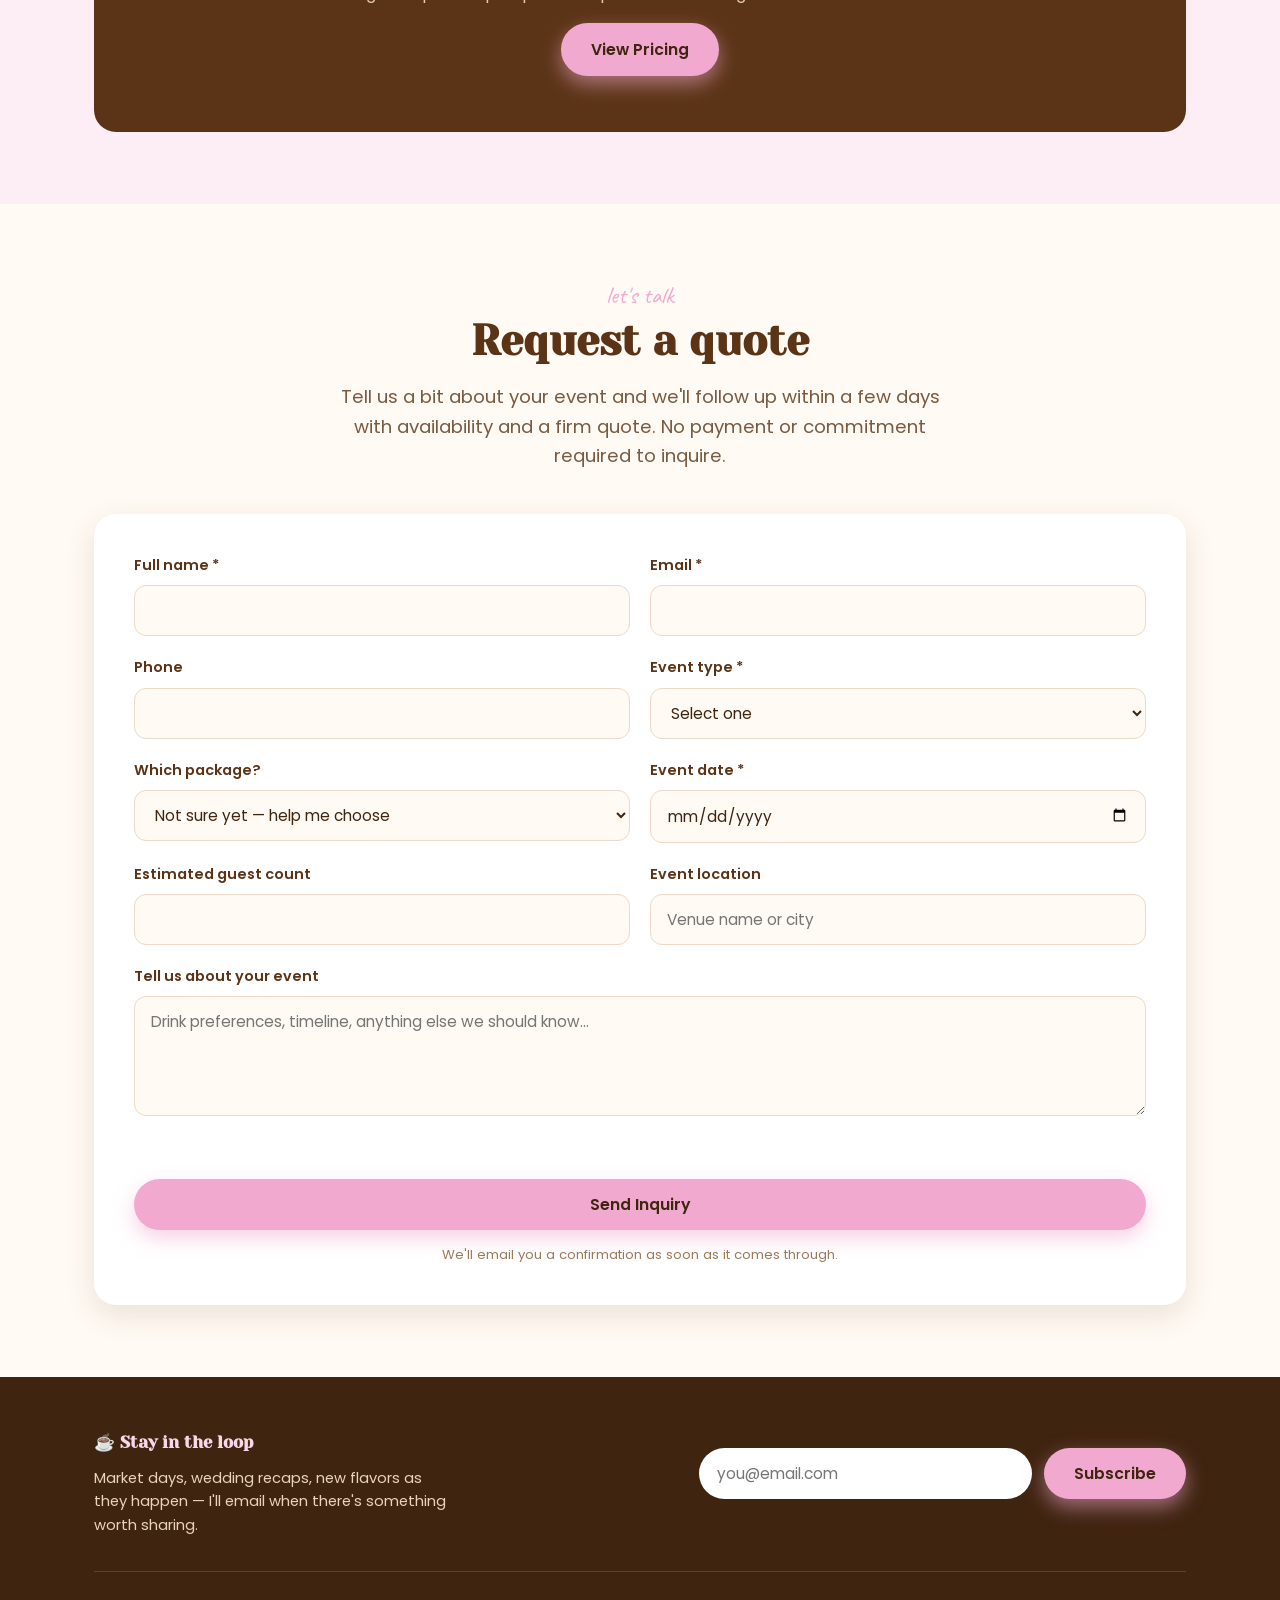
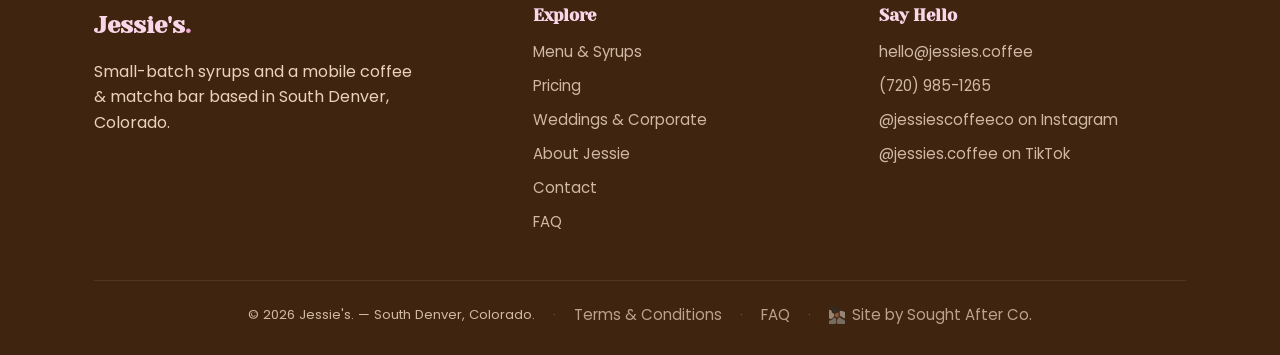
<file: website/events.html>
<!DOCTYPE html>
<html lang="en">
<head>
<meta charset="UTF-8" />
<meta name="viewport" content="width=device-width, initial-scale=1.0" />
<title>Weddings &amp; Corporate Events | Jessie's.</title>
<meta name="description" content="Book Jessie's mobile coffee &amp; matcha bar for weddings and corporate events in the South Denver, Colorado area." />
<meta property="og:type" content="website" />
<meta property="og:title" content="Weddings &amp; Corporate Events | Jessie's." />
<meta property="og:description" content="Book Jessie's mobile coffee &amp; matcha bar for weddings and corporate events in the South Denver area." />
<meta property="og:url" content="https://jessies.coffee/events.html" />
<meta property="og:image" content="https://jessies.coffee/images/social-card.jpg" />
<meta property="og:image:width" content="1200" />
<meta property="og:image:height" content="630" />
<meta name="twitter:card" content="summary_large_image" />
<meta name="twitter:title" content="Weddings &amp; Corporate Events | Jessie's." />
<meta name="twitter:description" content="Book Jessie's mobile coffee &amp; matcha bar for weddings and corporate events in the South Denver area." />
<meta name="twitter:image" content="https://jessies.coffee/images/social-card.jpg" />
<link rel="icon" href="images/favicon.png?v=2" type="image/png" />
<link rel="apple-touch-icon" href="images/apple-touch-icon.png?v=2" />
<link rel="preconnect" href="https://fonts.googleapis.com">
<link href="https://fonts.googleapis.com/css2?family=Yeseva+One&family=Poppins:wght@400;500;600;700&family=Caveat:wght@600;700&display=swap" rel="stylesheet">
<link rel="stylesheet" href="css/style.css" />
</head>
<body>

<header class="site-header">
  <div class="nav-wrap">
    <a class="brand" href="index.html">
      <img src="images/logo-wordmark.png" alt="Jessie's" />
    </a>
    <nav>
      <ul class="nav-links">
        <li><a href="index.html">Home</a></li>
        <li><a href="menu.html">Menu</a></li>
        <li><a href="pricing.html">Pricing</a></li>
        <li><a href="events.html">Events</a></li>
        <li><a href="about.html">About</a></li>
        <li><a href="contact.html">Contact</a></li>
      </ul>
    </nav>
    <div class="nav-cta">
      <a class="btn btn-outline" href="events.html#inquiry-form">Book an Event</a>
      <button class="nav-toggle" aria-label="Toggle menu">
        <span></span><span></span><span></span>
      </button>
    </div>
  </div>
</header>

<section class="hero">
  <div class="hero-pattern"></div>
  <div class="hero-inner">
    <div class="hero-copy">
      <span class="eyebrow">weddings &amp; corporate</span>
      <h1>A boutique coffee bar for your day</h1>
      <p class="lead">Jessie's brings a full espresso &amp; matcha setup to weddings, showers, and corporate events around the South Denver area — service, staffing, and cleanup all included.</p>
    </div>
    <div class="hero-photo">
      <img src="images/jessie-event.jpg" alt="Jessie smiling and holding an iced matcha at an outdoor event" />
      <div class="hero-badge">we show up ✨</div>
    </div>
  </div>
</section>

<section>
  <div class="container">
    <div class="section-head left">
      <h2>What's included</h2>
    </div>
    <div class="grid-3">
      <div class="card">
        <div class="icon">☕</div>
        <h3>Full-Service Bar</h3>
        <p>Espresso, lattes, and iced matcha made to order, plus our house syrup flavors for a signature drink.</p>
      </div>
      <div class="card">
        <div class="icon">🧾</div>
        <h3>Custom Menus</h3>
        <p>We'll build a drink menu around your event, your guest count, and any signature flavor requests.</p>
      </div>
      <div class="card">
        <div class="icon">🛡️</div>
        <h3>Licensed &amp; Insured</h3>
        <p>Fully licensed mobile food unit with general liability coverage — a certificate of insurance is available for your venue.</p>
      </div>
    </div>
  </div>
</section>

<section class="bg-soft">
  <div class="container">
    <div class="cta-banner" style="margin:0;">
      <h2>Curious what it costs?</h2>
      <p>Pricing is simple and per-person — pick a service length and see what's included.</p>
      <a class="btn btn-primary" href="pricing.html">View Pricing</a>
    </div>
  </div>
</section>

<section id="inquiry-form">
  <div class="container">
    <div class="section-head">
      <span class="eyebrow">let's talk</span>
      <h2>Request a quote</h2>
      <p class="lead">Tell us a bit about your event and we'll follow up within a few days with availability and a firm quote. No payment or commitment required to inquire.</p>
    </div>

    <form class="form-card" id="event-form" action="https://formspree.io/f/xgogvrqj" method="POST">
      <input type="hidden" name="_subject" value="New event inquiry — Jessie's." />

      <div class="form-row">
        <div class="field">
          <label for="name">Full name *</label>
          <input type="text" id="name" name="Name" required />
        </div>
        <div class="field">
          <label for="email">Email *</label>
          <input type="email" id="email" name="Email" required />
        </div>
      </div>

      <div class="form-row">
        <div class="field">
          <label for="phone">Phone</label>
          <input type="tel" id="phone" name="Phone" />
        </div>
        <div class="field">
          <label for="event-type">Event type *</label>
          <select id="event-type" name="Event Type" required>
            <option value="">Select one</option>
            <option>Wedding</option>
            <option>Corporate Event</option>
            <option>Private Party</option>
            <option>Other</option>
          </select>
        </div>
      </div>

      <div class="form-row">
        <div class="field">
          <label for="package">Which package?</label>
          <select id="package" name="Package">
            <option value="">Not sure yet — help me choose</option>
            <option value="2-Hour Service">2-Hour Service — $16/person</option>
            <option value="3-Hour Service">3-Hour Service — $13/person (most popular)</option>
            <option value="4+ Hour Service">4+ Hour Service — $10/person</option>
          </select>
        </div>
        <div class="field">
          <label for="date">Event date *</label>
          <input type="date" id="date" name="Event Date" required />
        </div>
      </div>

      <div class="form-row">
        <div class="field">
          <label for="guests">Estimated guest count</label>
          <input type="number" id="guests" name="Guest Count" min="1" />
        </div>
        <div class="field">
          <label for="location">Event location</label>
          <input type="text" id="location" name="Location" placeholder="Venue name or city" />
        </div>
      </div>

      <div class="field">
        <label for="message">Tell us about your event</label>
        <textarea id="message" name="Message" placeholder="Drink preferences, timeline, anything else we should know..."></textarea>
      </div>

      <p id="form-msg" style="min-height:20px; font-size:0.9rem;"></p>

      <button type="submit" class="btn btn-primary btn-block">Send Inquiry</button>
      <p style="text-align:center; font-size:0.82rem; color:#9a7a5c; margin:14px 0 0;">We'll email you a confirmation as soon as it comes through.</p>
    </form>
  </div>
</section>

<footer class="site-footer">
  <div class="container">
    <div class="footer-newsletter">
      <div class="footer-newsletter-copy">
        <h4>&#9749; Stay in the loop</h4>
        <p>Market days, wedding recaps, new flavors as they happen — I'll email when there's something worth sharing.</p>
      </div>
      <div class="footer-newsletter-form-wrap">
        <form class="lead-magnet-form newsletter-form">
          <input type="hidden" name="_type" value="newsletter" />
          <input type="hidden" name="_subject" value="New newsletter signup — Jessie's." />
          <input type="email" name="Email" placeholder="you@email.com" required />
          <button type="submit" class="btn btn-primary">Subscribe</button>
        </form>
        <p></p>
      </div>
    </div>
    <div class="footer-grid">
      <div class="footer-brand">
        <span class="brand-word">Jessie's<span class="dot">.</span></span>
        <p style="margin-top:14px; max-width: 320px;">Small-batch syrups and a mobile coffee &amp; matcha bar based in South Denver, Colorado.</p>
      </div>
      <div>
        <h4>Explore</h4>
        <a href="menu.html">Menu &amp; Syrups</a>
        <a href="pricing.html">Pricing</a>
        <a href="events.html">Weddings &amp; Corporate</a>
        <a href="about.html">About Jessie</a>
        <a href="contact.html">Contact</a>
        <a href="faq.html">FAQ</a>
      </div>
      <div>
        <h4>Say Hello</h4>
        <a href="mailto:hello@jessies.coffee">hello@jessies.coffee</a>
        <a href="tel:+17209851265">(720) 985-1265</a>
        <a href="https://www.instagram.com/jessiescoffeeco/" target="_blank" rel="noopener">@jessiescoffeeco on Instagram</a>
        <a href="https://www.tiktok.com/@jessies.coffee" target="_blank" rel="noopener">@jessies.coffee on TikTok</a>
      </div>
    </div>
    <div class="footer-bottom">
      <span>© 2026 Jessie's. — South Denver, Colorado.</span>
      <span class="divider">&middot;</span>
      <a href="terms.html">Terms &amp; Conditions</a>
      <span class="divider">&middot;</span>
      <a href="faq.html">FAQ</a>
      <span class="divider">&middot;</span>
      <a class="credit-link" href="https://soughtafter.design" target="_blank" rel="noopener">
        <img src="images/sought-after-mark.png" alt="Sought After Co. logo" />
        Site by Sought After Co.
      </a>
    </div>
  </div>
</footer>

<script src="js/script.js"></script>
</body>
</html>
</file>
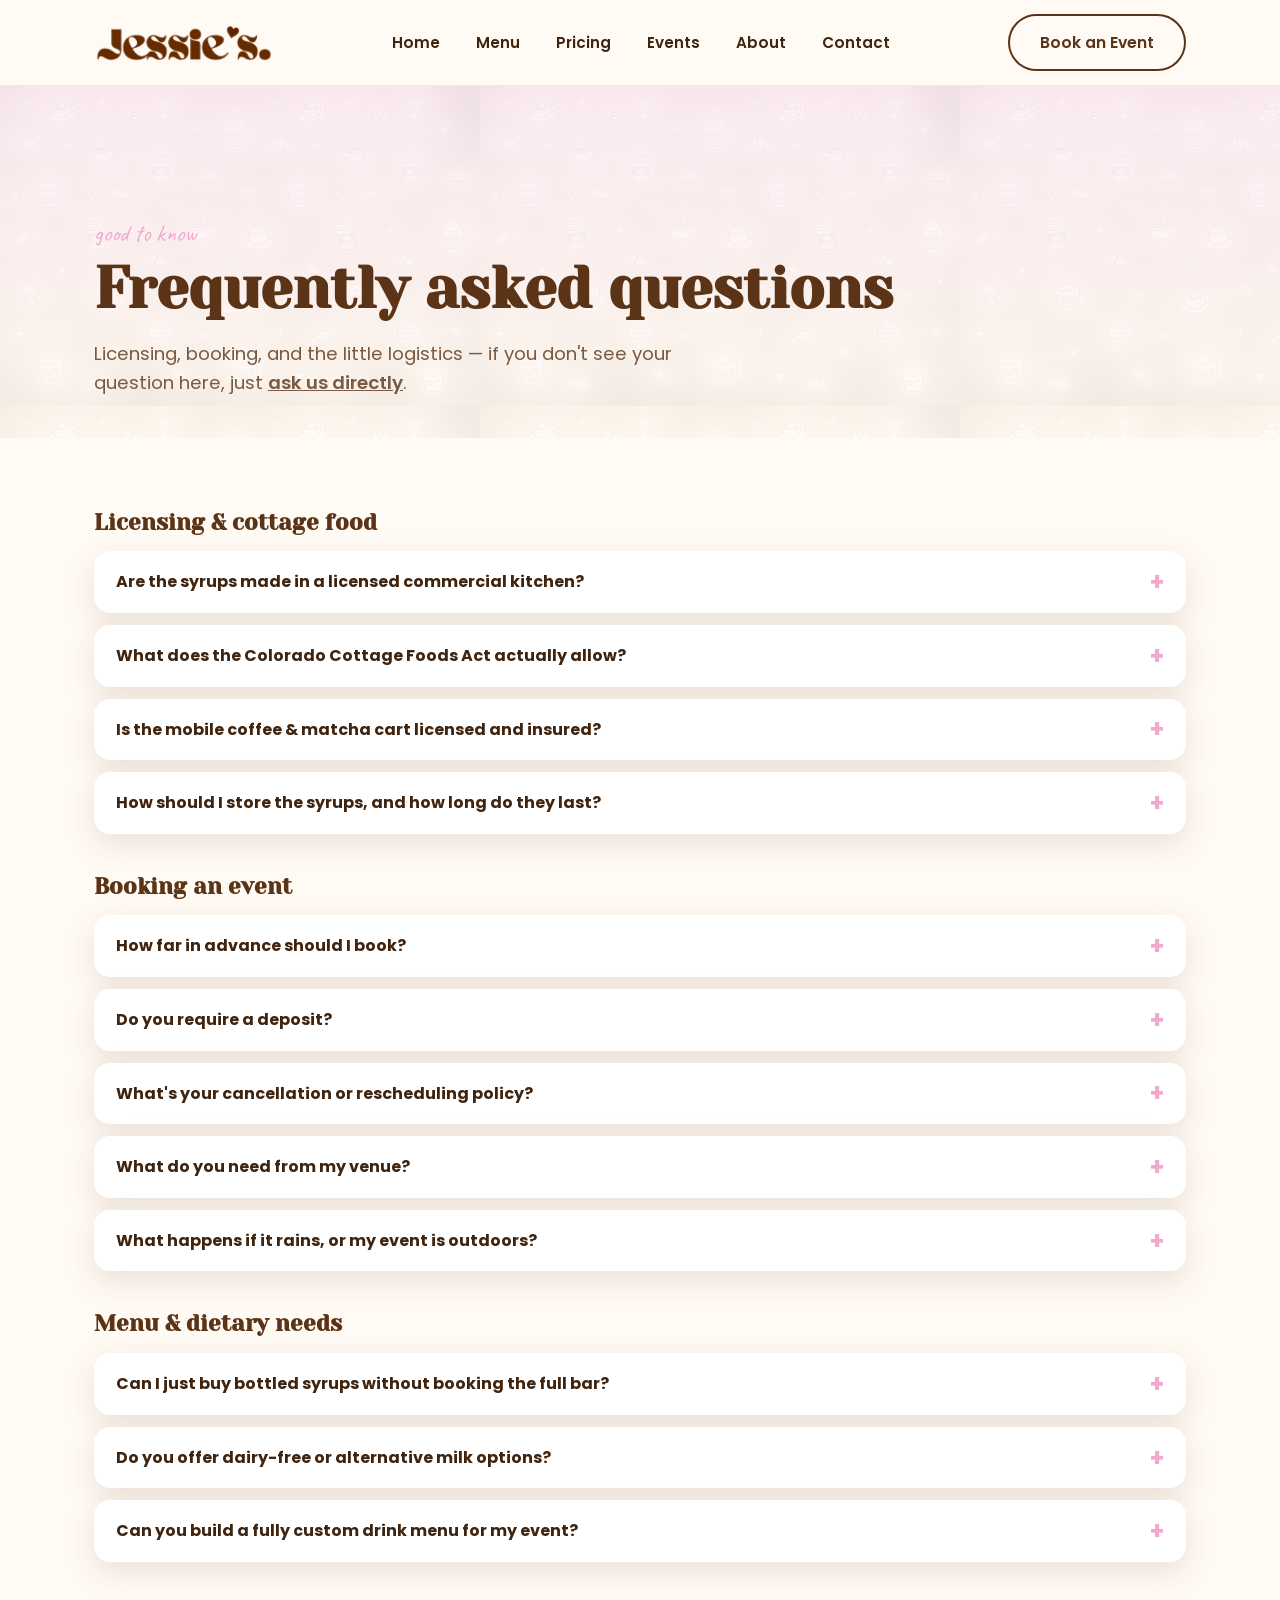
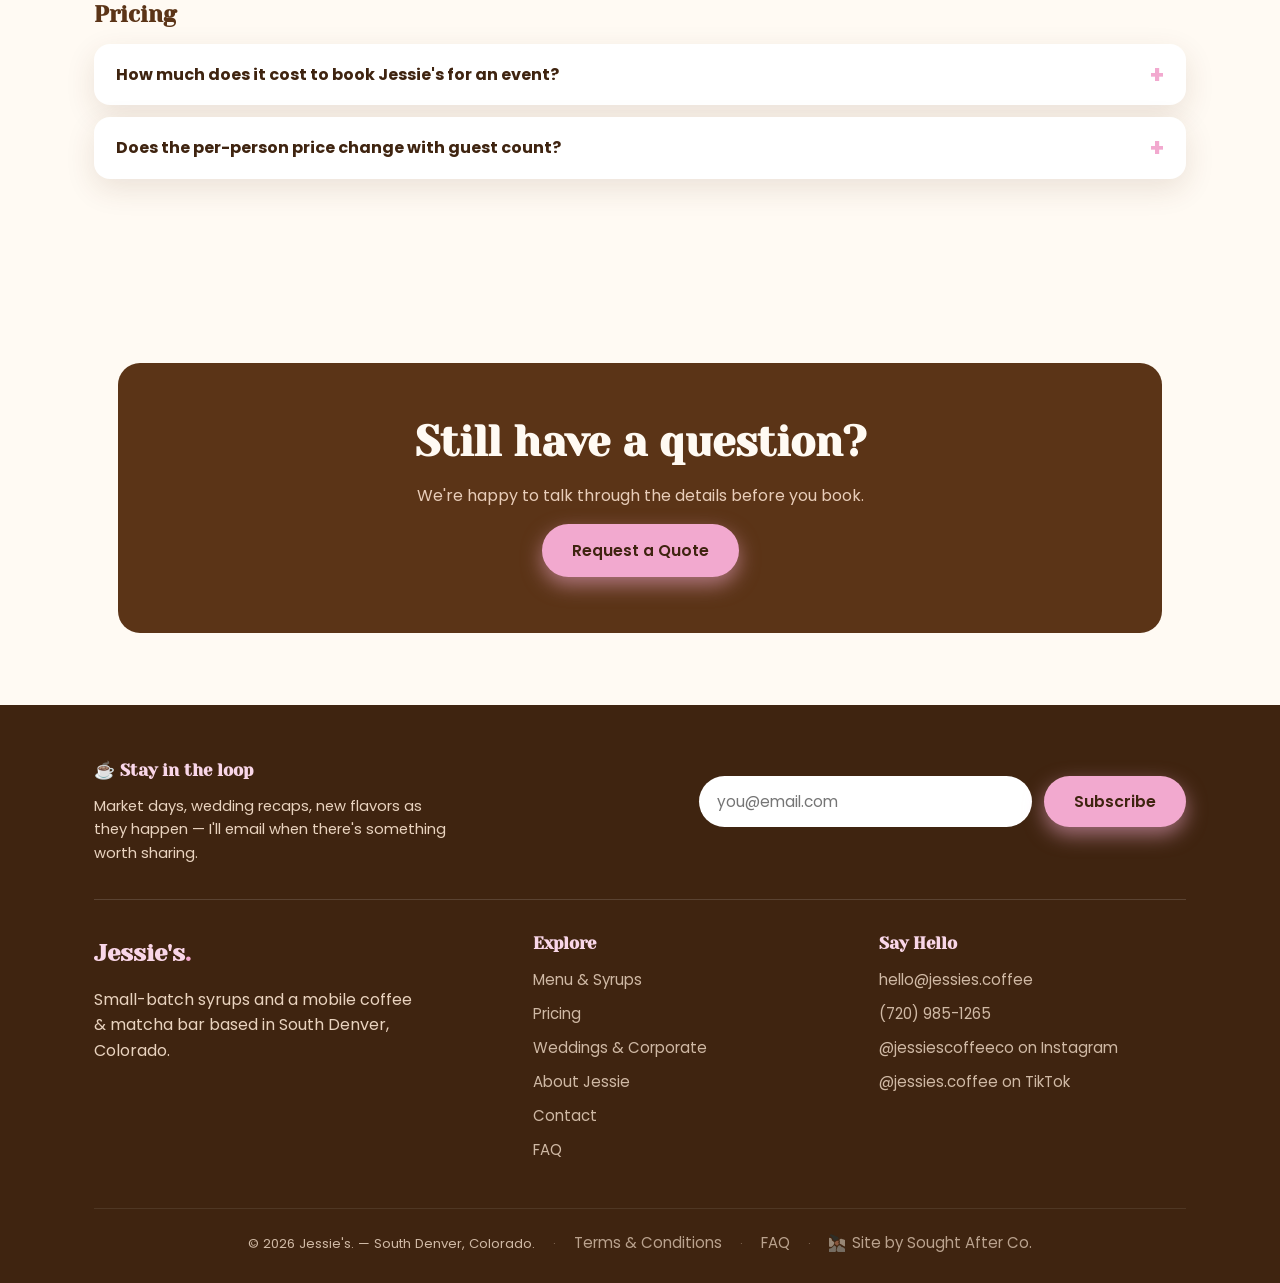
<file: website/faq.html>
<!DOCTYPE html>
<html lang="en">
<head>
<meta charset="UTF-8" />
<meta name="viewport" content="width=device-width, initial-scale=1.0" />
<title>FAQ | Jessie's.</title>
<meta name="description" content="Answers to common questions about Jessie's small-batch syrups and mobile coffee &amp; matcha bar — licensing, booking, and more." />
<meta property="og:type" content="website" />
<meta property="og:title" content="FAQ | Jessie's." />
<meta property="og:description" content="Answers to common questions about Jessie's small-batch syrups and mobile coffee &amp; matcha bar." />
<meta property="og:url" content="https://jessies.coffee/faq.html" />
<meta property="og:image" content="https://jessies.coffee/images/social-card.jpg" />
<meta property="og:image:width" content="1200" />
<meta property="og:image:height" content="630" />
<meta name="twitter:card" content="summary_large_image" />
<meta name="twitter:title" content="FAQ | Jessie's." />
<meta name="twitter:description" content="Answers to common questions about Jessie's small-batch syrups and mobile coffee &amp; matcha bar." />
<meta name="twitter:image" content="https://jessies.coffee/images/social-card.jpg" />
<link rel="icon" href="images/favicon.png?v=2" type="image/png" />
<link rel="apple-touch-icon" href="images/apple-touch-icon.png?v=2" />
<link rel="preconnect" href="https://fonts.googleapis.com">
<link href="https://fonts.googleapis.com/css2?family=Yeseva+One&family=Poppins:wght@400;500;600;700&family=Caveat:wght@600;700&display=swap" rel="stylesheet">
<link rel="stylesheet" href="css/style.css" />
</head>
<body>

<header class="site-header">
  <div class="nav-wrap">
    <a class="brand" href="index.html">
      <img src="images/logo-wordmark.png" alt="Jessie's" />
    </a>
    <nav>
      <ul class="nav-links">
        <li><a href="index.html">Home</a></li>
        <li><a href="menu.html">Menu</a></li>
        <li><a href="pricing.html">Pricing</a></li>
        <li><a href="events.html">Events</a></li>
        <li><a href="about.html">About</a></li>
        <li><a href="contact.html">Contact</a></li>
      </ul>
    </nav>
    <div class="nav-cta">
      <a class="btn btn-outline" href="events.html#inquiry-form">Book an Event</a>
      <button class="nav-toggle" aria-label="Toggle menu">
        <span></span><span></span><span></span>
      </button>
    </div>
  </div>
</header>

<section class="hero" style="padding-bottom: 24px;">
  <div class="hero-pattern"></div>
  <div class="container" style="position:relative; padding-top: 56px;">
    <span class="eyebrow">good to know</span>
    <h1>Frequently asked questions</h1>
    <p class="lead" style="max-width:600px;">Licensing, booking, and the little logistics — if you don't see your question here, just <a href="contact.html" style="text-decoration:underline; font-weight:600;">ask us directly</a>.</p>
  </div>
</section>

<section>
  <div class="container">

    <div class="faq-group">
      <h3>Licensing &amp; cottage food</h3>

      <details class="faq-item">
        <summary>Are the syrups made in a licensed commercial kitchen?</summary>
        <p class="faq-answer">No — our syrups are made in a home kitchen under the Colorado Cottage Foods Act, which allows small producers to make and sell certain low-risk foods directly to consumers without a commercial kitchen license. That means the kitchen is not inspected by the State of Colorado, which is standard for cottage food producers and is noted on every bottle.</p>
      </details>

      <details class="faq-item">
        <summary>What does the Colorado Cottage Foods Act actually allow?</summary>
        <p class="faq-answer">It allows home producers to sell directly to end consumers — at farmers markets, online with local pickup or delivery, or in person — up to an annual gross sales limit set by the state. It doesn't cover wholesale sales to retail stores or restaurants, and it doesn't apply to the coffee &amp; matcha bar service itself, which operates under a separate mobile food license (see below).</p>
      </details>

      <details class="faq-item">
        <summary>Is the mobile coffee &amp; matcha cart licensed and insured?</summary>
        <p class="faq-answer">Yes. The cart operates as a fully licensed mobile food unit and carries general liability insurance. A certificate of insurance is available on request for venues that require one for weddings or corporate bookings.</p>
      </details>

      <details class="faq-item">
        <summary>How should I store the syrups, and how long do they last?</summary>
        <p class="faq-answer">Check the label on your bottle for specific storage and best-by guidance, since it can vary by flavor and batch. As a general rule, refrigerate after opening and use within a few weeks for the best flavor.</p>
      </details>
    </div>

    <div class="faq-group">
      <h3>Booking an event</h3>

      <details class="faq-item">
        <summary>How far in advance should I book?</summary>
        <p class="faq-answer">For weddings and larger corporate events, 4–6+ weeks out is ideal, especially during peak wedding season. Smaller or more flexible events can often be booked with less notice — reach out and we'll let you know what's available.</p>
      </details>

      <details class="faq-item">
        <summary>Do you require a deposit?</summary>
        <p class="faq-answer">A deposit may be required to hold your date, along with a few booking terms specific to your event. All of that is spelled out clearly in your written quote before anything is confirmed — nothing is charged automatically from an inquiry form.</p>
      </details>

      <details class="faq-item">
        <summary>What's your cancellation or rescheduling policy?</summary>
        <p class="faq-answer">This is handled on a per-event basis and included in your written quote. If your plans change, reach out as early as possible and we'll work with you.</p>
      </details>

      <details class="faq-item">
        <summary>What do you need from my venue?</summary>
        <p class="faq-answer">Typically, standard outlet access and roughly a 10x10 ft. setup space. Water access is a nice-to-have but not required. If your venue has unusual constraints, just mention them when you request a quote and we'll plan around them.</p>
      </details>

      <details class="faq-item">
        <summary>What happens if it rains, or my event is outdoors?</summary>
        <p class="faq-answer">The cart can run outdoors with adequate cover (a tent or overhang) to protect the equipment. We'll talk through a weather plan with you as part of booking any outdoor event.</p>
      </details>
    </div>

    <div class="faq-group">
      <h3>Menu &amp; dietary needs</h3>

      <details class="faq-item">
        <summary>Can I just buy bottled syrups without booking the full bar?</summary>
        <p class="faq-answer">Yes — bottled syrups are sold on their own at farmers markets around South Denver, no event booking required. See the <a href="menu.html" style="text-decoration:underline; font-weight:600;">menu page</a> for current flavors and where to find us.</p>
      </details>

      <details class="faq-item">
        <summary>Do you offer dairy-free or alternative milk options?</summary>
        <p class="faq-answer">Yes — alternative milks are available. Let us know your preferences when we build your custom event menu, or just ask at the cart.</p>
      </details>

      <details class="faq-item">
        <summary>Can you build a fully custom drink menu for my event?</summary>
        <p class="faq-answer">Absolutely — that's the default, actually. We build a menu around your date, guest count, and any signature flavor requests, using our house syrups or your own ideas.</p>
      </details>
    </div>

    <div class="faq-group">
      <h3>Pricing</h3>

      <details class="faq-item">
        <summary>How much does it cost to book Jessie's for an event?</summary>
        <p class="faq-answer">Pricing is simple and per-person, based on how long you need service. See the <a href="pricing.html" style="text-decoration:underline; font-weight:600;">pricing page</a> for a full breakdown by tier, or request a quote for exact numbers.</p>
      </details>

      <details class="faq-item">
        <summary>Does the per-person price change with guest count?</summary>
        <p class="faq-answer">Yes — smaller groups run toward the higher end per person since setup and travel costs are spread over fewer guests, while larger groups trend lower. Every quote is finalized around your actual guest count.</p>
      </details>
    </div>

  </div>
</section>

<section>
  <div class="container">
    <div class="cta-banner">
      <h2>Still have a question?</h2>
      <p>We're happy to talk through the details before you book.</p>
      <a class="btn btn-primary" href="events.html#inquiry-form">Request a Quote</a>
    </div>
  </div>
</section>

<footer class="site-footer">
  <div class="container">
    <div class="footer-newsletter">
      <div class="footer-newsletter-copy">
        <h4>&#9749; Stay in the loop</h4>
        <p>Market days, wedding recaps, new flavors as they happen — I'll email when there's something worth sharing.</p>
      </div>
      <div class="footer-newsletter-form-wrap">
        <form class="lead-magnet-form newsletter-form">
          <input type="hidden" name="_type" value="newsletter" />
          <input type="hidden" name="_subject" value="New newsletter signup — Jessie's." />
          <input type="email" name="Email" placeholder="you@email.com" required />
          <button type="submit" class="btn btn-primary">Subscribe</button>
        </form>
        <p></p>
      </div>
    </div>
    <div class="footer-grid">
      <div class="footer-brand">
        <span class="brand-word">Jessie's<span class="dot">.</span></span>
        <p style="margin-top:14px; max-width: 320px;">Small-batch syrups and a mobile coffee &amp; matcha bar based in South Denver, Colorado.</p>
      </div>
      <div>
        <h4>Explore</h4>
        <a href="menu.html">Menu &amp; Syrups</a>
        <a href="pricing.html">Pricing</a>
        <a href="events.html">Weddings &amp; Corporate</a>
        <a href="about.html">About Jessie</a>
        <a href="contact.html">Contact</a>
        <a href="faq.html">FAQ</a>
      </div>
      <div>
        <h4>Say Hello</h4>
        <a href="mailto:hello@jessies.coffee">hello@jessies.coffee</a>
        <a href="tel:+17209851265">(720) 985-1265</a>
        <a href="https://www.instagram.com/jessiescoffeeco/" target="_blank" rel="noopener">@jessiescoffeeco on Instagram</a>
        <a href="https://www.tiktok.com/@jessies.coffee" target="_blank" rel="noopener">@jessies.coffee on TikTok</a>
      </div>
    </div>
    <div class="footer-bottom">
      <span>© 2026 Jessie's. — South Denver, Colorado.</span>
      <span class="divider">&middot;</span>
      <a href="terms.html">Terms &amp; Conditions</a>
      <span class="divider">&middot;</span>
      <a href="faq.html">FAQ</a>
      <span class="divider">&middot;</span>
      <a class="credit-link" href="https://soughtafter.design" target="_blank" rel="noopener">
        <img src="images/sought-after-mark.png" alt="Sought After Co. logo" />
        Site by Sought After Co.
      </a>
    </div>
  </div>
</footer>

<script src="js/script.js"></script>
</body>
</html>
</file>
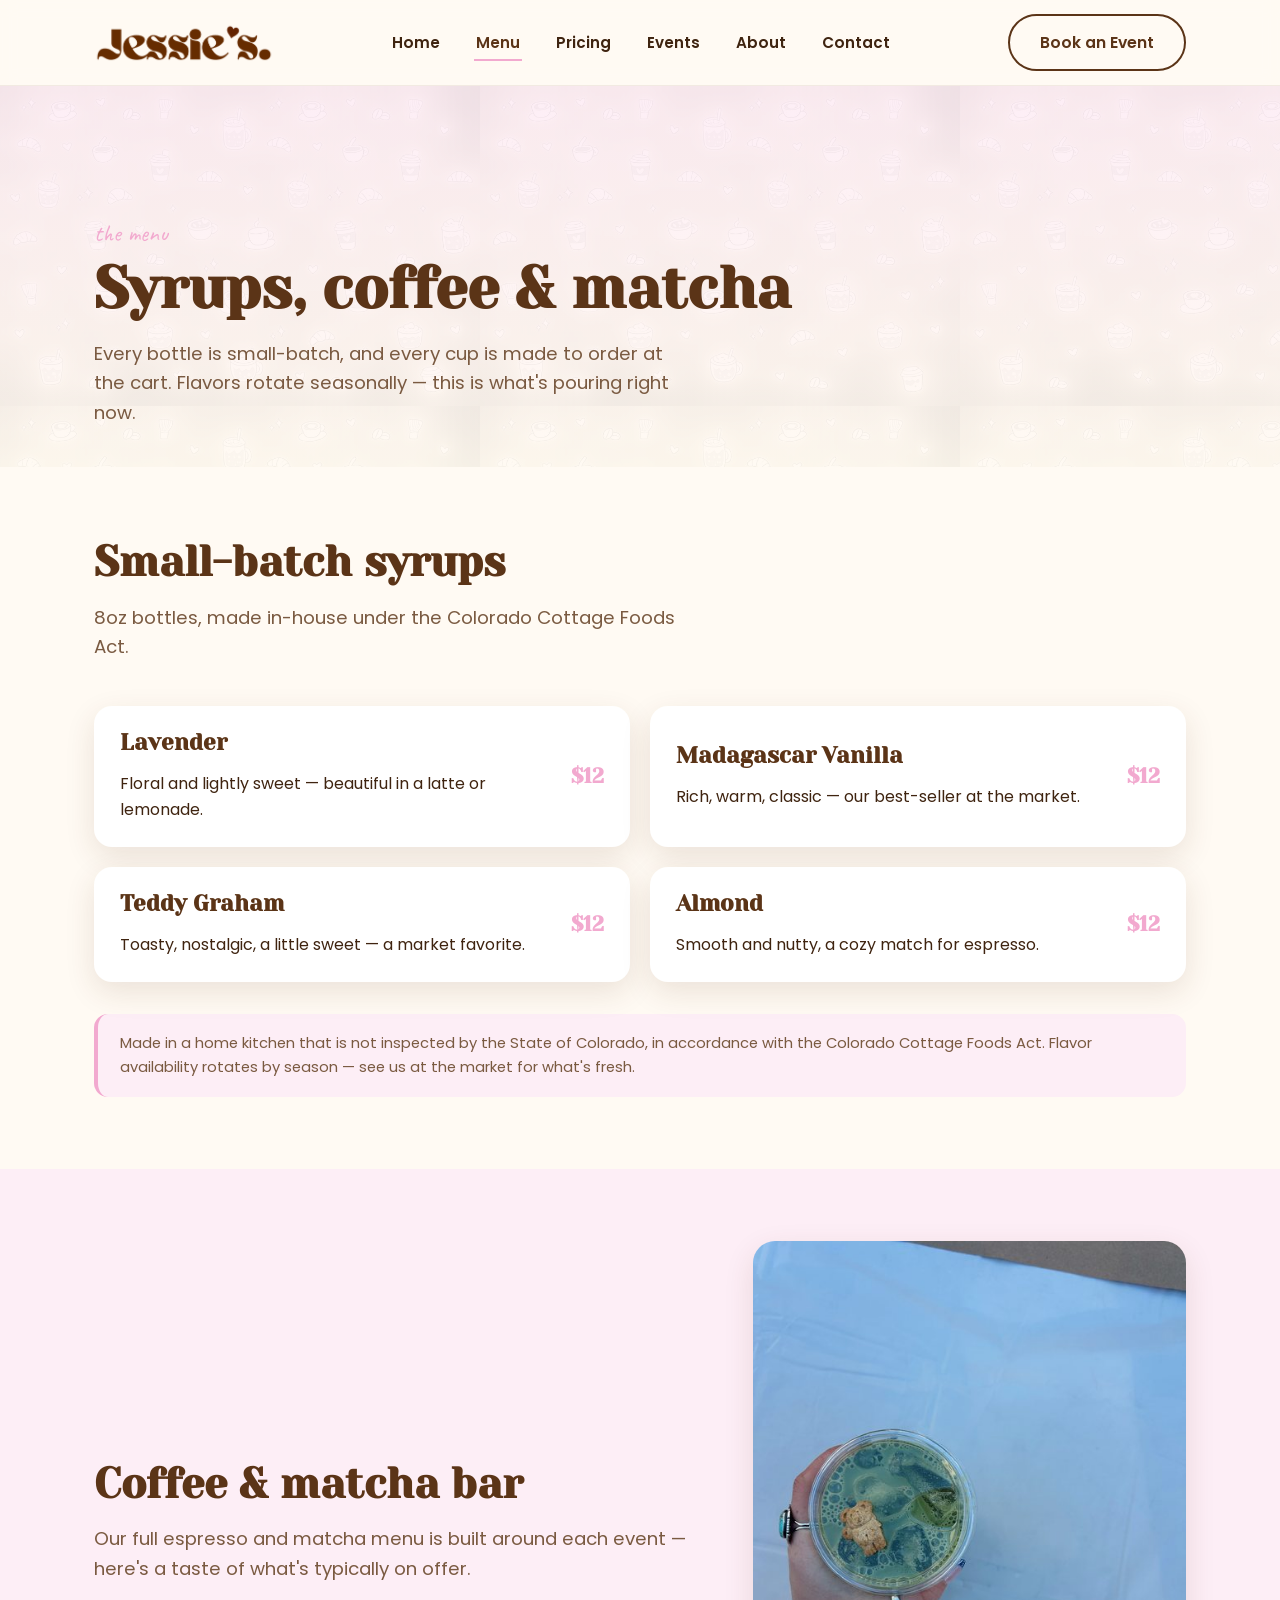
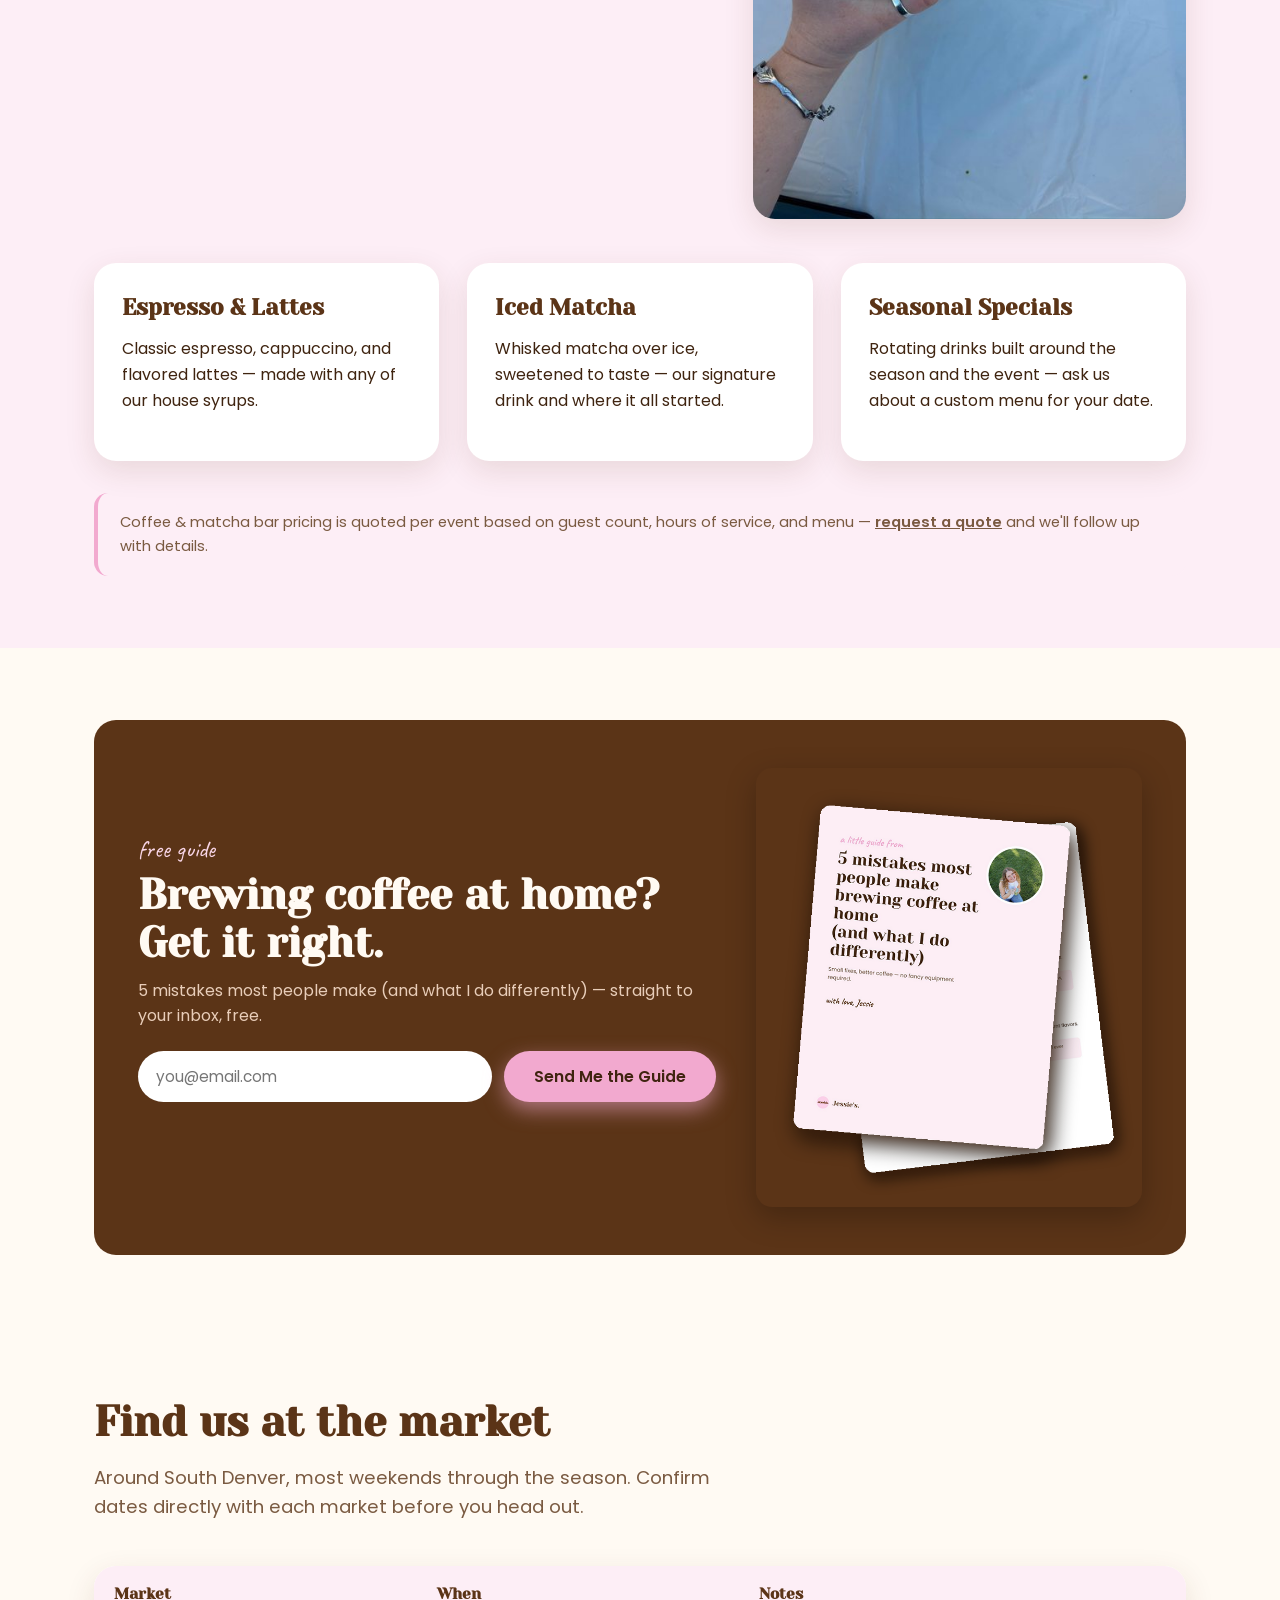
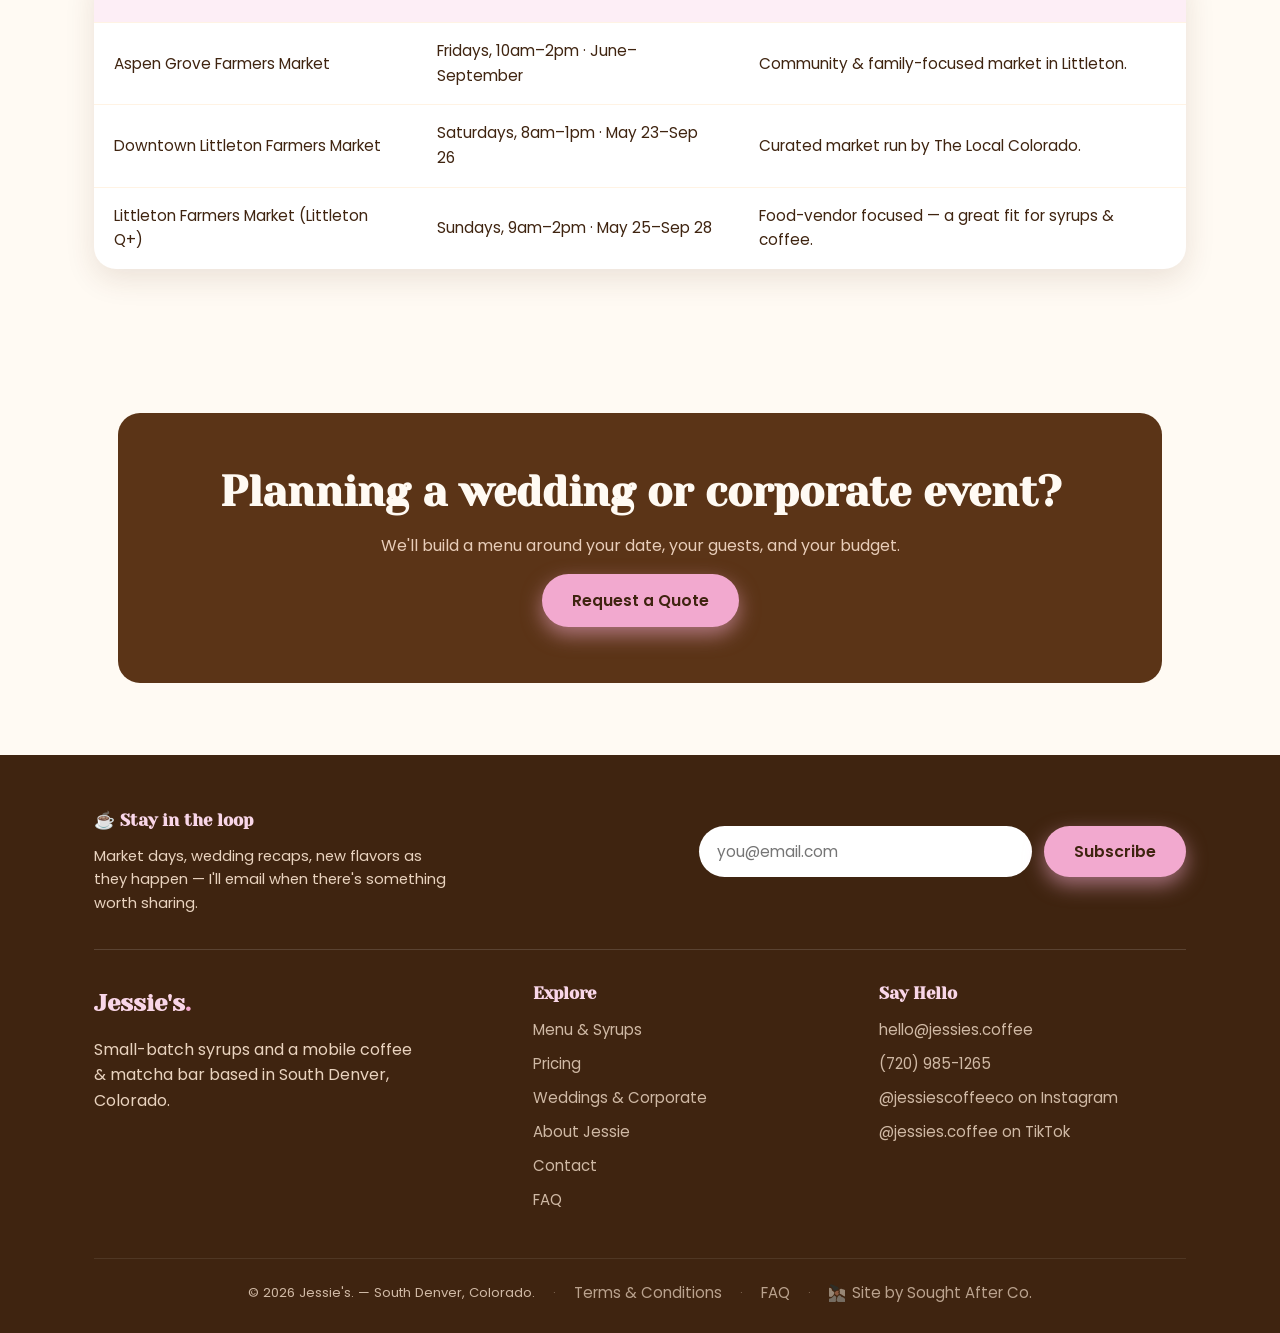
<file: website/menu.html>
<!DOCTYPE html>
<html lang="en">
<head>
<meta charset="UTF-8" />
<meta name="viewport" content="width=device-width, initial-scale=1.0" />
<title>Menu &amp; Syrups | Jessie's.</title>
<meta name="description" content="Small-batch syrup flavors and signature coffee &amp; matcha bar drinks from Jessie's, plus our farmers market schedule around South Denver, CO." />
<meta property="og:type" content="website" />
<meta property="og:title" content="Menu &amp; Syrups | Jessie's." />
<meta property="og:description" content="Syrup flavors, coffee &amp; matcha bar drinks, and our farmers market schedule around South Denver, CO." />
<meta property="og:url" content="https://jessies.coffee/menu.html" />
<meta property="og:image" content="https://jessies.coffee/images/social-card.jpg" />
<meta property="og:image:width" content="1200" />
<meta property="og:image:height" content="630" />
<meta name="twitter:card" content="summary_large_image" />
<meta name="twitter:title" content="Menu &amp; Syrups | Jessie's." />
<meta name="twitter:description" content="Syrup flavors, coffee &amp; matcha bar drinks, and our farmers market schedule around South Denver, CO." />
<meta name="twitter:image" content="https://jessies.coffee/images/social-card.jpg" />
<link rel="icon" href="images/favicon.png?v=2" type="image/png" />
<link rel="apple-touch-icon" href="images/apple-touch-icon.png?v=2" />
<link rel="preconnect" href="https://fonts.googleapis.com">
<link href="https://fonts.googleapis.com/css2?family=Yeseva+One&family=Poppins:wght@400;500;600;700&family=Caveat:wght@600;700&display=swap" rel="stylesheet">
<link rel="stylesheet" href="css/style.css" />
</head>
<body>

<header class="site-header">
  <div class="nav-wrap">
    <a class="brand" href="index.html">
      <img src="images/logo-wordmark.png" alt="Jessie's" />
    </a>
    <nav>
      <ul class="nav-links">
        <li><a href="index.html">Home</a></li>
        <li><a href="menu.html">Menu</a></li>
        <li><a href="pricing.html">Pricing</a></li>
        <li><a href="events.html">Events</a></li>
        <li><a href="about.html">About</a></li>
        <li><a href="contact.html">Contact</a></li>
      </ul>
    </nav>
    <div class="nav-cta">
      <a class="btn btn-outline" href="events.html#inquiry-form">Book an Event</a>
      <button class="nav-toggle" aria-label="Toggle menu">
        <span></span><span></span><span></span>
      </button>
    </div>
  </div>
</header>

<section class="hero" style="padding-bottom: 24px;">
  <div class="hero-pattern"></div>
  <div class="container" style="position:relative; padding-top: 56px;">
    <span class="eyebrow">the menu</span>
    <h1>Syrups, coffee &amp; matcha</h1>
    <p class="lead" style="max-width:600px;">Every bottle is small-batch, and every cup is made to order at the cart. Flavors rotate seasonally — this is what's pouring right now.</p>
  </div>
</section>

<section>
  <div class="container">
    <div class="section-head left">
      <h2>Small-batch syrups</h2>
      <p class="lead">8oz bottles, made in-house under the Colorado Cottage Foods Act.</p>
    </div>
    <div class="flavor-grid">
      <div class="flavor-card">
        <div>
          <h3>Lavender</h3>
          <p style="margin:0;">Floral and lightly sweet — beautiful in a latte or lemonade.</p>
        </div>
        <div class="price">$12</div>
      </div>
      <div class="flavor-card">
        <div>
          <h3>Madagascar Vanilla</h3>
          <p style="margin:0;">Rich, warm, classic — our best-seller at the market.</p>
        </div>
        <div class="price">$12</div>
      </div>
      <div class="flavor-card">
        <div>
          <h3>Teddy Graham</h3>
          <p style="margin:0;">Toasty, nostalgic, a little sweet — a market favorite.</p>
        </div>
        <div class="price">$12</div>
      </div>
      <div class="flavor-card">
        <div>
          <h3>Almond</h3>
          <p style="margin:0;">Smooth and nutty, a cozy match for espresso.</p>
        </div>
        <div class="price">$12</div>
      </div>
    </div>
    <div class="note-box mt-32">
      Made in a home kitchen that is not inspected by the State of Colorado, in accordance with the Colorado Cottage Foods Act. Flavor availability rotates by season — see us at the market for what's fresh.
    </div>
  </div>
</section>

<section class="bg-soft">
  <div class="container">
    <div class="menu-photo-row">
      <div class="section-head left" style="margin-bottom:0;">
        <h2>Coffee &amp; matcha bar</h2>
        <p class="lead">Our full espresso and matcha menu is built around each event — here's a taste of what's typically on offer.</p>
      </div>
      <div class="menu-photo">
        <img src="images/menu-texture.jpg" alt="Iced matcha with a cookie on the side, ready to sip" />
      </div>
    </div>
    <div class="grid-3">
      <div class="card">
        <h3>Espresso &amp; Lattes</h3>
        <p>Classic espresso, cappuccino, and flavored lattes — made with any of our house syrups.</p>
      </div>
      <div class="card">
        <h3>Iced Matcha</h3>
        <p>Whisked matcha over ice, sweetened to taste — our signature drink and where it all started.</p>
      </div>
      <div class="card">
        <h3>Seasonal Specials</h3>
        <p>Rotating drinks built around the season and the event — ask us about a custom menu for your date.</p>
      </div>
    </div>
    <div class="note-box mt-32">
      Coffee &amp; matcha bar pricing is quoted per event based on guest count, hours of service, and menu — <a href="events.html#inquiry-form" style="text-decoration:underline; font-weight:600;">request a quote</a> and we'll follow up with details.
    </div>
  </div>
</section>

<section>
  <div class="container">
    <div class="lead-magnet-card">
      <div class="lead-magnet-copy">
        <span class="eyebrow">free guide</span>
        <h2>Brewing coffee at home? Get it right.</h2>
        <p>5 mistakes most people make (and what I do differently) — straight to your inbox, free.</p>
        <form id="lead-magnet-form-menu" class="lead-magnet-form">
          <input type="hidden" name="_type" value="lead-magnet" />
          <input type="hidden" name="_subject" value="New lead magnet signup — Jessie's." />
          <input type="email" name="Email" placeholder="you@email.com" required />
          <button type="submit" class="btn btn-primary">Send Me the Guide</button>
        </form>
        <p id="lead-magnet-msg-menu"></p>
      </div>
      <div class="lead-magnet-photo">
        <img src="images/guide-mockup.png" alt="A preview of the 5 Coffee Mistakes guide" />
      </div>
    </div>
  </div>
</section>

<section>
  <div class="container">
    <div class="section-head left">
      <h2>Find us at the market</h2>
      <p class="lead">Around South Denver, most weekends through the season. Confirm dates directly with each market before you head out.</p>
    </div>
    <div class="table-wrap">
      <table>
        <thead>
          <tr>
            <th>Market</th>
            <th>When</th>
            <th>Notes</th>
          </tr>
        </thead>
        <tbody>
          <tr>
            <td>Aspen Grove Farmers Market</td>
            <td>Fridays, 10am–2pm · June–September</td>
            <td>Community &amp; family-focused market in Littleton.</td>
          </tr>
          <tr>
            <td>Downtown Littleton Farmers Market</td>
            <td>Saturdays, 8am–1pm · May 23–Sep 26</td>
            <td>Curated market run by The Local Colorado.</td>
          </tr>
          <tr>
            <td>Littleton Farmers Market (Littleton Q+)</td>
            <td>Sundays, 9am–2pm · May 25–Sep 28</td>
            <td>Food-vendor focused — a great fit for syrups &amp; coffee.</td>
          </tr>
        </tbody>
      </table>
    </div>
  </div>
</section>

<section>
  <div class="container">
    <div class="cta-banner">
      <h2>Planning a wedding or corporate event?</h2>
      <p>We'll build a menu around your date, your guests, and your budget.</p>
      <a class="btn btn-primary" href="events.html#inquiry-form">Request a Quote</a>
    </div>
  </div>
</section>

<footer class="site-footer">
  <div class="container">
    <div class="footer-newsletter">
      <div class="footer-newsletter-copy">
        <h4>&#9749; Stay in the loop</h4>
        <p>Market days, wedding recaps, new flavors as they happen — I'll email when there's something worth sharing.</p>
      </div>
      <div class="footer-newsletter-form-wrap">
        <form class="lead-magnet-form newsletter-form">
          <input type="hidden" name="_type" value="newsletter" />
          <input type="hidden" name="_subject" value="New newsletter signup — Jessie's." />
          <input type="email" name="Email" placeholder="you@email.com" required />
          <button type="submit" class="btn btn-primary">Subscribe</button>
        </form>
        <p></p>
      </div>
    </div>
    <div class="footer-grid">
      <div class="footer-brand">
        <span class="brand-word">Jessie's<span class="dot">.</span></span>
        <p style="margin-top:14px; max-width: 320px;">Small-batch syrups and a mobile coffee &amp; matcha bar based in South Denver, Colorado.</p>
      </div>
      <div>
        <h4>Explore</h4>
        <a href="menu.html">Menu &amp; Syrups</a>
        <a href="pricing.html">Pricing</a>
        <a href="events.html">Weddings &amp; Corporate</a>
        <a href="about.html">About Jessie</a>
        <a href="contact.html">Contact</a>
        <a href="faq.html">FAQ</a>
      </div>
      <div>
        <h4>Say Hello</h4>
        <a href="mailto:hello@jessies.coffee">hello@jessies.coffee</a>
        <a href="tel:+17209851265">(720) 985-1265</a>
        <a href="https://www.instagram.com/jessiescoffeeco/" target="_blank" rel="noopener">@jessiescoffeeco on Instagram</a>
        <a href="https://www.tiktok.com/@jessies.coffee" target="_blank" rel="noopener">@jessies.coffee on TikTok</a>
      </div>
    </div>
    <div class="footer-bottom">
      <span>© 2026 Jessie's. — South Denver, Colorado.</span>
      <span class="divider">&middot;</span>
      <a href="terms.html">Terms &amp; Conditions</a>
      <span class="divider">&middot;</span>
      <a href="faq.html">FAQ</a>
      <span class="divider">&middot;</span>
      <a class="credit-link" href="https://soughtafter.design" target="_blank" rel="noopener">
        <img src="images/sought-after-mark.png" alt="Sought After Co. logo" />
        Site by Sought After Co.
      </a>
    </div>
  </div>
</footer>

<script src="js/script.js"></script>
</body>
</html>
</file>
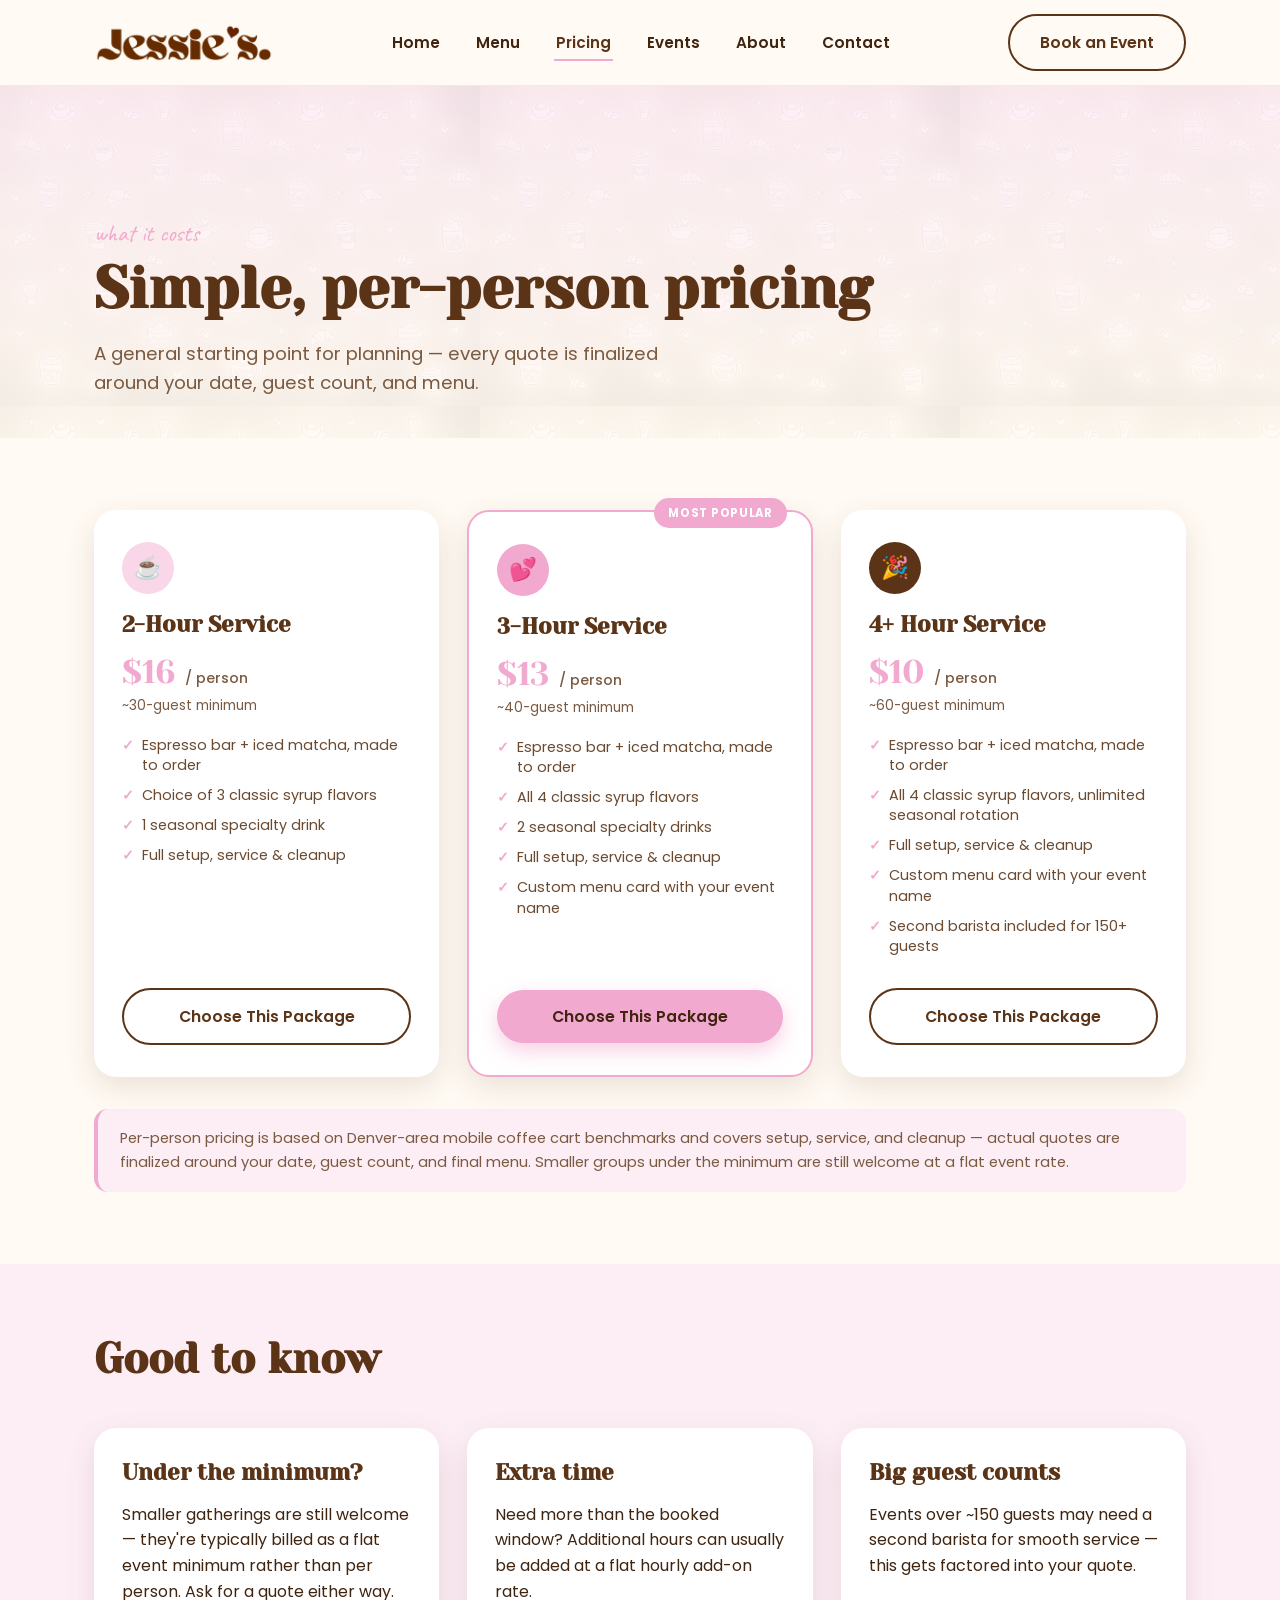
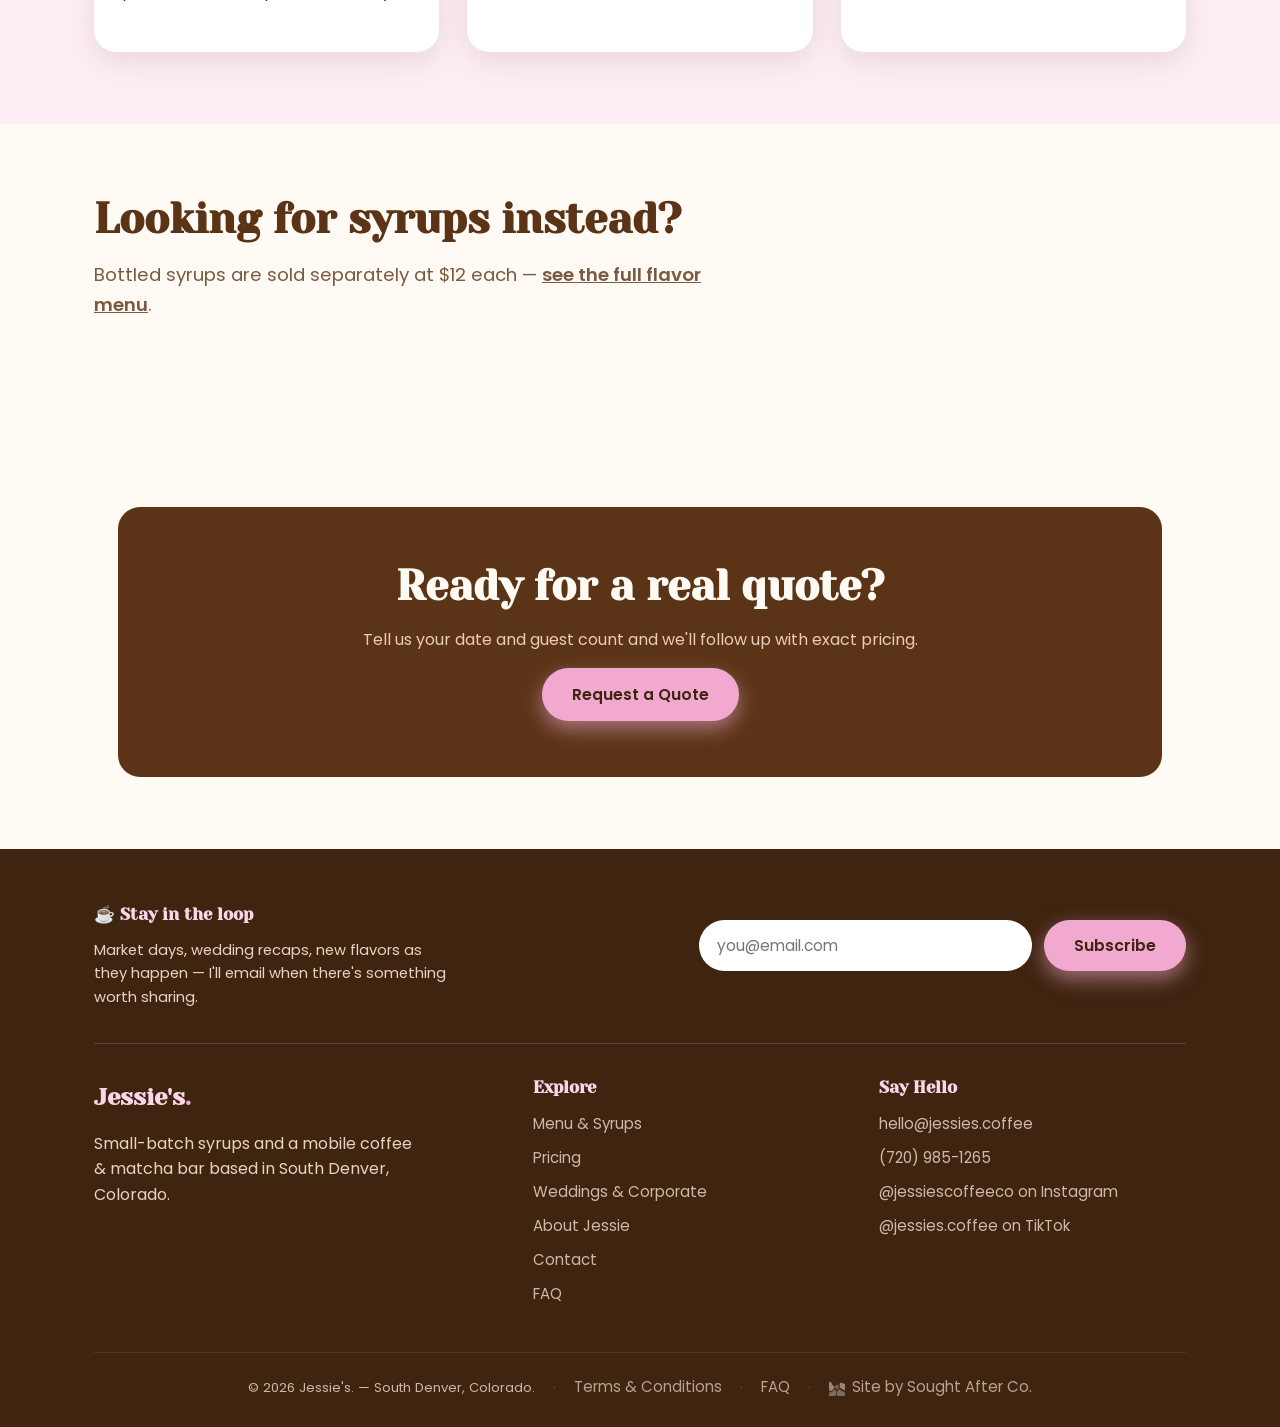
<file: website/pricing.html>
<!DOCTYPE html>
<html lang="en">
<head>
<meta charset="UTF-8" />
<meta name="viewport" content="width=device-width, initial-scale=1.0" />
<title>Pricing | Jessie's.</title>
<meta name="description" content="Simple per-person pricing for Jessie's mobile coffee &amp; matcha bar — weddings, corporate events, and private parties around South Denver, CO." />
<meta property="og:type" content="website" />
<meta property="og:title" content="Pricing | Jessie's." />
<meta property="og:description" content="Simple per-person pricing for Jessie's mobile coffee &amp; matcha bar — weddings, corporate events, and private parties." />
<meta property="og:url" content="https://jessies.coffee/pricing.html" />
<meta property="og:image" content="https://jessies.coffee/images/social-card.jpg" />
<meta property="og:image:width" content="1200" />
<meta property="og:image:height" content="630" />
<meta name="twitter:card" content="summary_large_image" />
<meta name="twitter:title" content="Pricing | Jessie's." />
<meta name="twitter:description" content="Simple per-person pricing for Jessie's mobile coffee &amp; matcha bar — weddings, corporate events, and private parties." />
<meta name="twitter:image" content="https://jessies.coffee/images/social-card.jpg" />
<link rel="icon" href="images/favicon.png?v=2" type="image/png" />
<link rel="apple-touch-icon" href="images/apple-touch-icon.png?v=2" />
<link rel="preconnect" href="https://fonts.googleapis.com">
<link href="https://fonts.googleapis.com/css2?family=Yeseva+One&family=Poppins:wght@400;500;600;700&family=Caveat:wght@600;700&display=swap" rel="stylesheet">
<link rel="stylesheet" href="css/style.css" />
</head>
<body>

<header class="site-header">
  <div class="nav-wrap">
    <a class="brand" href="index.html">
      <img src="images/logo-wordmark.png" alt="Jessie's" />
    </a>
    <nav>
      <ul class="nav-links">
        <li><a href="index.html">Home</a></li>
        <li><a href="menu.html">Menu</a></li>
        <li><a href="pricing.html">Pricing</a></li>
        <li><a href="events.html">Events</a></li>
        <li><a href="about.html">About</a></li>
        <li><a href="contact.html">Contact</a></li>
      </ul>
    </nav>
    <div class="nav-cta">
      <a class="btn btn-outline" href="events.html#inquiry-form">Book an Event</a>
      <button class="nav-toggle" aria-label="Toggle menu">
        <span></span><span></span><span></span>
      </button>
    </div>
  </div>
</header>

<section class="hero" style="padding-bottom: 24px;">
  <div class="hero-pattern"></div>
  <div class="container" style="position:relative; padding-top: 56px;">
    <span class="eyebrow">what it costs</span>
    <h1>Simple, per-person pricing</h1>
    <p class="lead" style="max-width:600px;">A general starting point for planning — every quote is finalized around your date, guest count, and menu.</p>
  </div>
</section>

<section>
  <div class="container">
    <div class="grid-3 pricing-grid">
      <div class="card pricing-card">
        <div class="icon icon-1">☕</div>
        <h3>2-Hour Service</h3>
        <div class="price-tag">$16 <span class="unit">/ person</span></div>
        <p class="minimum">~30-guest minimum</p>
        <ul class="includes">
          <li>Espresso bar + iced matcha, made to order</li>
          <li>Choice of 3 classic syrup flavors</li>
          <li>1 seasonal specialty drink</li>
          <li>Full setup, service &amp; cleanup</li>
        </ul>
        <a class="btn btn-outline btn-block" href="events.html?package=2-Hour+Service#inquiry-form">Choose This Package</a>
      </div>
      <div class="card pricing-card featured">
        <div class="pricing-badge">Most Popular</div>
        <div class="icon icon-2">💕</div>
        <h3>3-Hour Service</h3>
        <div class="price-tag">$13 <span class="unit">/ person</span></div>
        <p class="minimum">~40-guest minimum</p>
        <ul class="includes">
          <li>Espresso bar + iced matcha, made to order</li>
          <li>All 4 classic syrup flavors</li>
          <li>2 seasonal specialty drinks</li>
          <li>Full setup, service &amp; cleanup</li>
          <li>Custom menu card with your event name</li>
        </ul>
        <a class="btn btn-primary btn-block" href="events.html?package=3-Hour+Service#inquiry-form">Choose This Package</a>
      </div>
      <div class="card pricing-card">
        <div class="icon icon-3">🎉</div>
        <h3>4+ Hour Service</h3>
        <div class="price-tag">$10 <span class="unit">/ person</span></div>
        <p class="minimum">~60-guest minimum</p>
        <ul class="includes">
          <li>Espresso bar + iced matcha, made to order</li>
          <li>All 4 classic syrup flavors, unlimited seasonal rotation</li>
          <li>Full setup, service &amp; cleanup</li>
          <li>Custom menu card with your event name</li>
          <li>Second barista included for 150+ guests</li>
        </ul>
        <a class="btn btn-outline btn-block" href="events.html?package=4%2B+Hour+Service#inquiry-form">Choose This Package</a>
      </div>
    </div>

    <div class="note-box mt-32">
      Per-person pricing is based on Denver-area mobile coffee cart benchmarks and covers setup, service, and cleanup — actual quotes are finalized around your date, guest count, and final menu. Smaller groups under the minimum are still welcome at a flat event rate.
    </div>
  </div>
</section>

<section class="bg-soft">
  <div class="container">
    <div class="section-head left">
      <h2>Good to know</h2>
    </div>
    <div class="grid-3">
      <div class="card">
        <h3>Under the minimum?</h3>
        <p>Smaller gatherings are still welcome — they're typically billed as a flat event minimum rather than per person. Ask for a quote either way.</p>
      </div>
      <div class="card">
        <h3>Extra time</h3>
        <p>Need more than the booked window? Additional hours can usually be added at a flat hourly add-on rate.</p>
      </div>
      <div class="card">
        <h3>Big guest counts</h3>
        <p>Events over ~150 guests may need a second barista for smooth service — this gets factored into your quote.</p>
      </div>
    </div>
  </div>
</section>

<section>
  <div class="container">
    <div class="section-head left">
      <h2>Looking for syrups instead?</h2>
      <p class="lead">Bottled syrups are sold separately at $12 each — <a href="menu.html" style="text-decoration:underline; font-weight:600;">see the full flavor menu</a>.</p>
    </div>
  </div>
</section>

<section>
  <div class="container">
    <div class="cta-banner">
      <h2>Ready for a real quote?</h2>
      <p>Tell us your date and guest count and we'll follow up with exact pricing.</p>
      <a class="btn btn-primary" href="events.html#inquiry-form">Request a Quote</a>
    </div>
  </div>
</section>

<footer class="site-footer">
  <div class="container">
    <div class="footer-newsletter">
      <div class="footer-newsletter-copy">
        <h4>&#9749; Stay in the loop</h4>
        <p>Market days, wedding recaps, new flavors as they happen — I'll email when there's something worth sharing.</p>
      </div>
      <div class="footer-newsletter-form-wrap">
        <form class="lead-magnet-form newsletter-form">
          <input type="hidden" name="_type" value="newsletter" />
          <input type="hidden" name="_subject" value="New newsletter signup — Jessie's." />
          <input type="email" name="Email" placeholder="you@email.com" required />
          <button type="submit" class="btn btn-primary">Subscribe</button>
        </form>
        <p></p>
      </div>
    </div>
    <div class="footer-grid">
      <div class="footer-brand">
        <span class="brand-word">Jessie's<span class="dot">.</span></span>
        <p style="margin-top:14px; max-width: 320px;">Small-batch syrups and a mobile coffee &amp; matcha bar based in South Denver, Colorado.</p>
      </div>
      <div>
        <h4>Explore</h4>
        <a href="menu.html">Menu &amp; Syrups</a>
        <a href="pricing.html">Pricing</a>
        <a href="events.html">Weddings &amp; Corporate</a>
        <a href="about.html">About Jessie</a>
        <a href="contact.html">Contact</a>
        <a href="faq.html">FAQ</a>
      </div>
      <div>
        <h4>Say Hello</h4>
        <a href="mailto:hello@jessies.coffee">hello@jessies.coffee</a>
        <a href="tel:+17209851265">(720) 985-1265</a>
        <a href="https://www.instagram.com/jessiescoffeeco/" target="_blank" rel="noopener">@jessiescoffeeco on Instagram</a>
        <a href="https://www.tiktok.com/@jessies.coffee" target="_blank" rel="noopener">@jessies.coffee on TikTok</a>
      </div>
    </div>
    <div class="footer-bottom">
      <span>© 2026 Jessie's. — South Denver, Colorado.</span>
      <span class="divider">&middot;</span>
      <a href="terms.html">Terms &amp; Conditions</a>
      <span class="divider">&middot;</span>
      <a href="faq.html">FAQ</a>
      <span class="divider">&middot;</span>
      <a class="credit-link" href="https://soughtafter.design" target="_blank" rel="noopener">
        <img src="images/sought-after-mark.png" alt="Sought After Co. logo" />
        Site by Sought After Co.
      </a>
    </div>
  </div>
</footer>

<script src="js/script.js"></script>
</body>
</html>
</file>
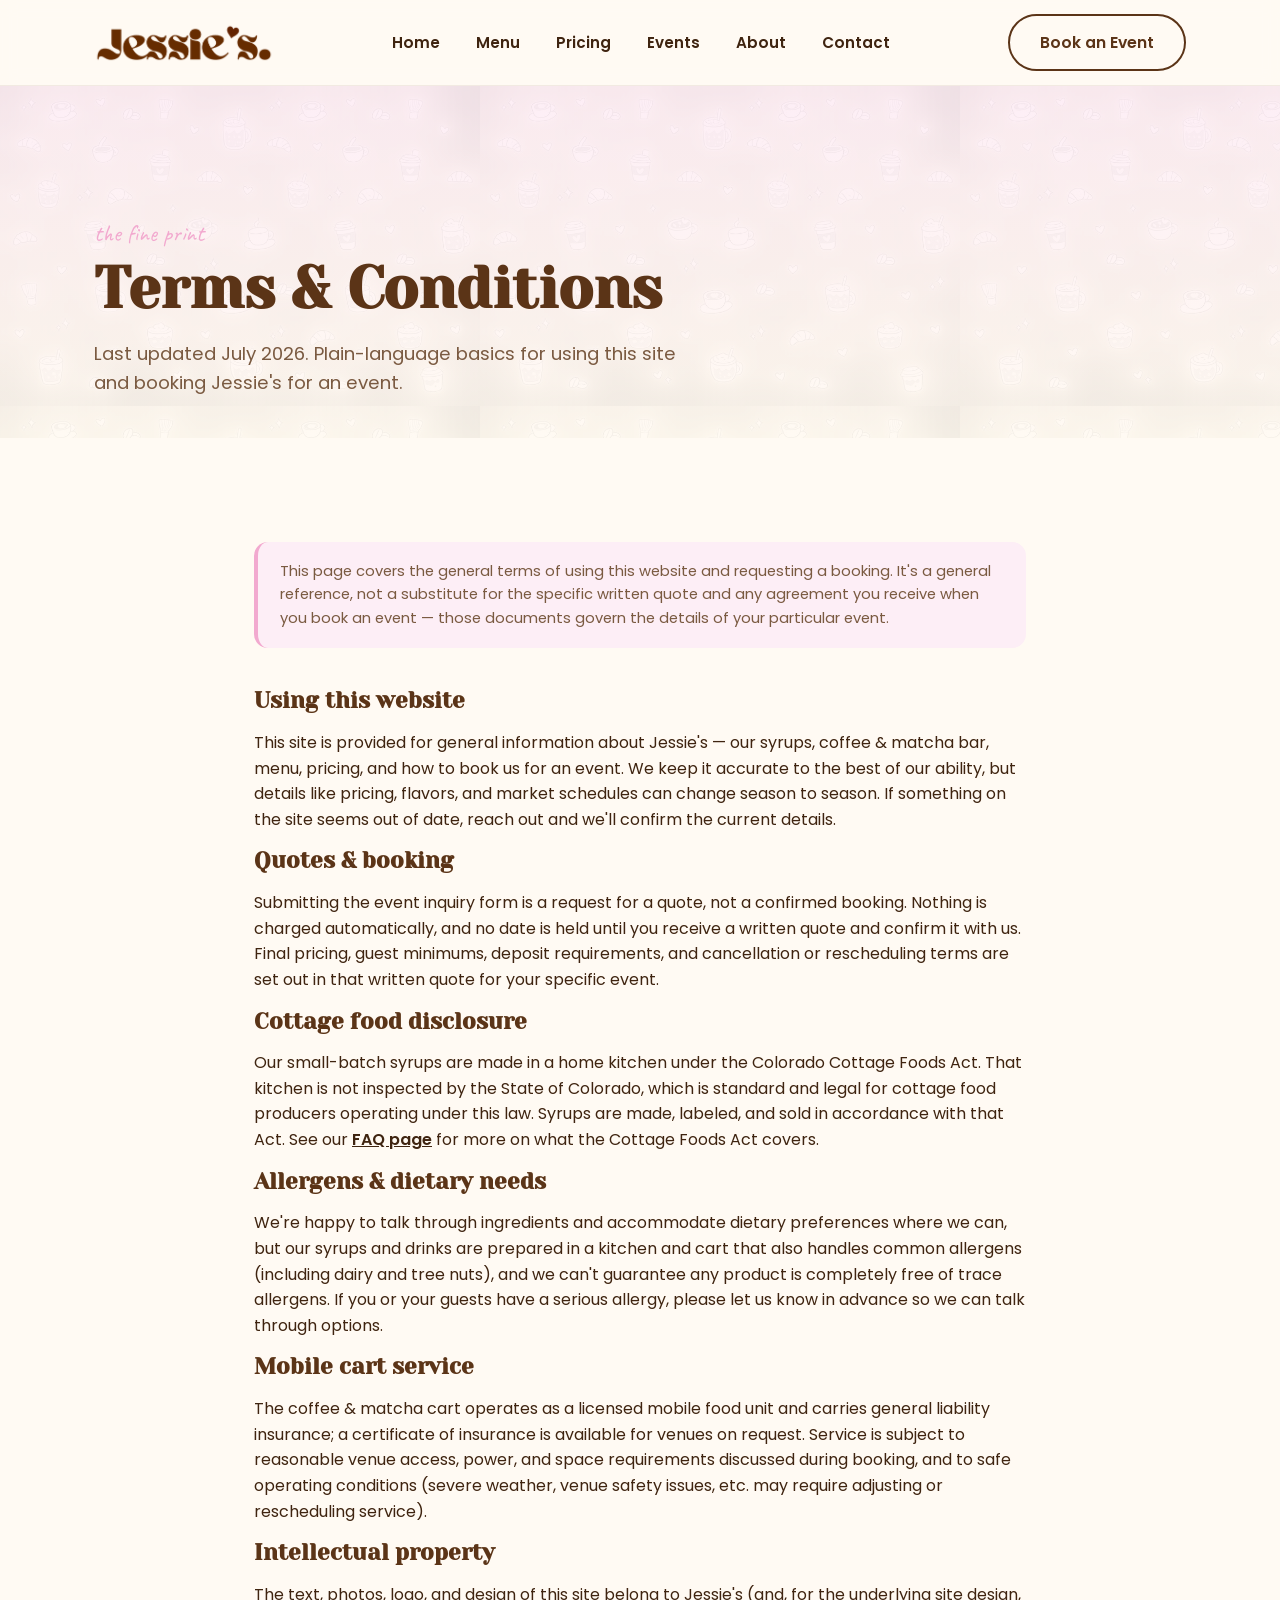
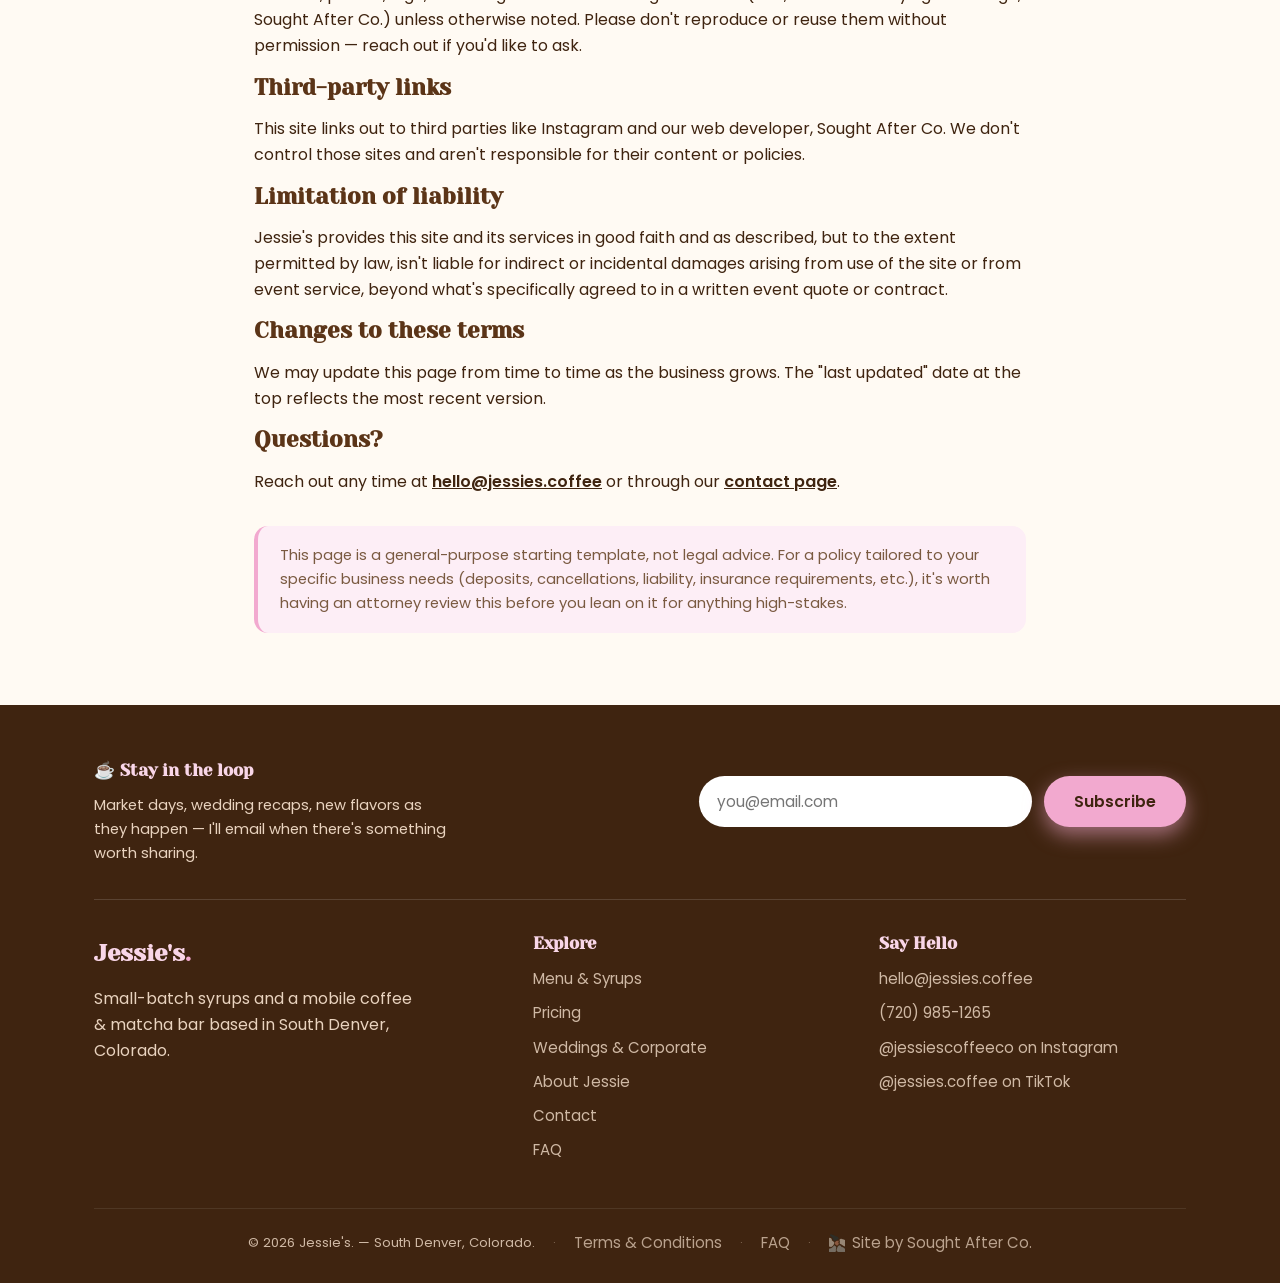
<file: website/terms.html>
<!DOCTYPE html>
<html lang="en">
<head>
<meta charset="UTF-8" />
<meta name="viewport" content="width=device-width, initial-scale=1.0" />
<title>Terms &amp; Conditions | Jessie's.</title>
<meta name="description" content="Terms and conditions for using the Jessie's website and booking events." />
<meta property="og:type" content="website" />
<meta property="og:title" content="Terms &amp; Conditions | Jessie's." />
<meta property="og:description" content="Terms and conditions for using the Jessie's website and booking events." />
<meta property="og:url" content="https://jessies.coffee/terms.html" />
<meta property="og:image" content="https://jessies.coffee/images/social-card.jpg" />
<meta property="og:image:width" content="1200" />
<meta property="og:image:height" content="630" />
<meta name="twitter:card" content="summary_large_image" />
<meta name="twitter:title" content="Terms &amp; Conditions | Jessie's." />
<meta name="twitter:description" content="Terms and conditions for using the Jessie's website and booking events." />
<meta name="twitter:image" content="https://jessies.coffee/images/social-card.jpg" />
<link rel="icon" href="images/favicon.png?v=2" type="image/png" />
<link rel="apple-touch-icon" href="images/apple-touch-icon.png?v=2" />
<link rel="preconnect" href="https://fonts.googleapis.com">
<link href="https://fonts.googleapis.com/css2?family=Yeseva+One&family=Poppins:wght@400;500;600;700&family=Caveat:wght@600;700&display=swap" rel="stylesheet">
<link rel="stylesheet" href="css/style.css" />
</head>
<body>

<header class="site-header">
  <div class="nav-wrap">
    <a class="brand" href="index.html">
      <img src="images/logo-wordmark.png" alt="Jessie's" />
    </a>
    <nav>
      <ul class="nav-links">
        <li><a href="index.html">Home</a></li>
        <li><a href="menu.html">Menu</a></li>
        <li><a href="pricing.html">Pricing</a></li>
        <li><a href="events.html">Events</a></li>
        <li><a href="about.html">About</a></li>
        <li><a href="contact.html">Contact</a></li>
      </ul>
    </nav>
    <div class="nav-cta">
      <a class="btn btn-outline" href="events.html#inquiry-form">Book an Event</a>
      <button class="nav-toggle" aria-label="Toggle menu">
        <span></span><span></span><span></span>
      </button>
    </div>
  </div>
</header>

<section class="hero" style="padding-bottom: 24px;">
  <div class="hero-pattern"></div>
  <div class="container" style="position:relative; padding-top: 56px;">
    <span class="eyebrow">the fine print</span>
    <h1>Terms &amp; Conditions</h1>
    <p class="lead" style="max-width:600px;">Last updated July 2026. Plain-language basics for using this site and booking Jessie's for an event.</p>
  </div>
</section>

<section>
  <div class="container" style="max-width: 820px;">

    <div class="note-box mt-32" style="margin-bottom:40px;">
      This page covers the general terms of using this website and requesting a booking. It's a general reference, not a substitute for the specific written quote and any agreement you receive when you book an event — those documents govern the details of your particular event.
    </div>

    <h3>Using this website</h3>
    <p>This site is provided for general information about Jessie's — our syrups, coffee &amp; matcha bar, menu, pricing, and how to book us for an event. We keep it accurate to the best of our ability, but details like pricing, flavors, and market schedules can change season to season. If something on the site seems out of date, reach out and we'll confirm the current details.</p>

    <h3>Quotes &amp; booking</h3>
    <p>Submitting the event inquiry form is a request for a quote, not a confirmed booking. Nothing is charged automatically, and no date is held until you receive a written quote and confirm it with us. Final pricing, guest minimums, deposit requirements, and cancellation or rescheduling terms are set out in that written quote for your specific event.</p>

    <h3>Cottage food disclosure</h3>
    <p>Our small-batch syrups are made in a home kitchen under the Colorado Cottage Foods Act. That kitchen is not inspected by the State of Colorado, which is standard and legal for cottage food producers operating under this law. Syrups are made, labeled, and sold in accordance with that Act. See our <a href="faq.html" style="text-decoration:underline; font-weight:600;">FAQ page</a> for more on what the Cottage Foods Act covers.</p>

    <h3>Allergens &amp; dietary needs</h3>
    <p>We're happy to talk through ingredients and accommodate dietary preferences where we can, but our syrups and drinks are prepared in a kitchen and cart that also handles common allergens (including dairy and tree nuts), and we can't guarantee any product is completely free of trace allergens. If you or your guests have a serious allergy, please let us know in advance so we can talk through options.</p>

    <h3>Mobile cart service</h3>
    <p>The coffee &amp; matcha cart operates as a licensed mobile food unit and carries general liability insurance; a certificate of insurance is available for venues on request. Service is subject to reasonable venue access, power, and space requirements discussed during booking, and to safe operating conditions (severe weather, venue safety issues, etc. may require adjusting or rescheduling service).</p>

    <h3>Intellectual property</h3>
    <p>The text, photos, logo, and design of this site belong to Jessie's (and, for the underlying site design, Sought After Co.) unless otherwise noted. Please don't reproduce or reuse them without permission — reach out if you'd like to ask.</p>

    <h3>Third-party links</h3>
    <p>This site links out to third parties like Instagram and our web developer, Sought After Co. We don't control those sites and aren't responsible for their content or policies.</p>

    <h3>Limitation of liability</h3>
    <p>Jessie's provides this site and its services in good faith and as described, but to the extent permitted by law, isn't liable for indirect or incidental damages arising from use of the site or from event service, beyond what's specifically agreed to in a written event quote or contract.</p>

    <h3>Changes to these terms</h3>
    <p>We may update this page from time to time as the business grows. The "last updated" date at the top reflects the most recent version.</p>

    <h3>Questions?</h3>
    <p>Reach out any time at <a href="mailto:hello@jessies.coffee" style="text-decoration:underline; font-weight:600;">hello@jessies.coffee</a> or through our <a href="contact.html" style="text-decoration:underline; font-weight:600;">contact page</a>.</p>

    <div class="note-box mt-32">
      This page is a general-purpose starting template, not legal advice. For a policy tailored to your specific business needs (deposits, cancellations, liability, insurance requirements, etc.), it's worth having an attorney review this before you lean on it for anything high-stakes.
    </div>

  </div>
</section>

<footer class="site-footer">
  <div class="container">
    <div class="footer-newsletter">
      <div class="footer-newsletter-copy">
        <h4>&#9749; Stay in the loop</h4>
        <p>Market days, wedding recaps, new flavors as they happen — I'll email when there's something worth sharing.</p>
      </div>
      <div class="footer-newsletter-form-wrap">
        <form class="lead-magnet-form newsletter-form">
          <input type="hidden" name="_type" value="newsletter" />
          <input type="hidden" name="_subject" value="New newsletter signup — Jessie's." />
          <input type="email" name="Email" placeholder="you@email.com" required />
          <button type="submit" class="btn btn-primary">Subscribe</button>
        </form>
        <p></p>
      </div>
    </div>
    <div class="footer-grid">
      <div class="footer-brand">
        <span class="brand-word">Jessie's<span class="dot">.</span></span>
        <p style="margin-top:14px; max-width: 320px;">Small-batch syrups and a mobile coffee &amp; matcha bar based in South Denver, Colorado.</p>
      </div>
      <div>
        <h4>Explore</h4>
        <a href="menu.html">Menu &amp; Syrups</a>
        <a href="pricing.html">Pricing</a>
        <a href="events.html">Weddings &amp; Corporate</a>
        <a href="about.html">About Jessie</a>
        <a href="contact.html">Contact</a>
        <a href="faq.html">FAQ</a>
      </div>
      <div>
        <h4>Say Hello</h4>
        <a href="mailto:hello@jessies.coffee">hello@jessies.coffee</a>
        <a href="tel:+17209851265">(720) 985-1265</a>
        <a href="https://www.instagram.com/jessiescoffeeco/" target="_blank" rel="noopener">@jessiescoffeeco on Instagram</a>
        <a href="https://www.tiktok.com/@jessies.coffee" target="_blank" rel="noopener">@jessies.coffee on TikTok</a>
      </div>
    </div>
    <div class="footer-bottom">
      <span>© 2026 Jessie's. — South Denver, Colorado.</span>
      <span class="divider">&middot;</span>
      <a href="terms.html">Terms &amp; Conditions</a>
      <span class="divider">&middot;</span>
      <a href="faq.html">FAQ</a>
      <span class="divider">&middot;</span>
      <a class="credit-link" href="https://soughtafter.design" target="_blank" rel="noopener">
        <img src="images/sought-after-mark.png" alt="Sought After Co. logo" />
        Site by Sought After Co.
      </a>
    </div>
  </div>
</footer>

<script src="js/script.js"></script>
</body>
</html>
</file>
<file: website/css/style.css>
/* ===========================
   Jessies. — Global Stylesheet
   =========================== */

:root {
  --pink: #f9d6e8;
  --pink-soft: #fdeef6;
  --pink-strong: #f2a9cf;
  --brown: #5b3417;
  --brown-dark: #3f2410;
  --cream: #fffaf3;
  --cream-2: #fff3e4;
  --white: #ffffff;
  --shadow: 0 10px 30px rgba(91, 52, 23, 0.12);
  --radius: 22px;
  --font-display: "Yeseva One", Georgia, serif;
  --font-body: "Poppins", "Segoe UI", sans-serif;
  --font-script: "Caveat", cursive;
}

* {
  box-sizing: border-box;
}

html {
  scroll-behavior: smooth;
}

html, body {
  overflow-x: hidden;
}

body {
  margin: 0;
  font-family: var(--font-body);
  color: var(--brown-dark);
  background: var(--cream);
  line-height: 1.6;
  -webkit-font-smoothing: antialiased;
}

img {
  max-width: 100%;
  display: block;
}

a {
  text-decoration: none;
  color: inherit;
}

.container {
  width: 100%;
  max-width: 1140px;
  margin: 0 auto;
  padding: 0 24px;
}

h1, h2, h3, h4 {
  font-family: var(--font-display);
  color: var(--brown);
  margin: 0 0 16px;
  line-height: 1.15;
}

h1 { font-size: clamp(2.4rem, 5vw, 3.6rem); font-weight: 900; }
h2 { font-size: clamp(1.9rem, 3.6vw, 2.6rem); font-weight: 800; }
h3 { font-size: 1.4rem; font-weight: 700; }

p { margin: 0 0 16px; }

.eyebrow {
  display: inline-block;
  font-family: var(--font-script);
  font-size: 1.5rem;
  color: var(--pink-strong);
  margin-bottom: 4px;
}

.lead {
  font-size: 1.15rem;
  color: #7a5a41;
}

/* ---------- Buttons ---------- */
.btn {
  display: inline-flex;
  align-items: center;
  gap: 8px;
  padding: 14px 30px;
  border-radius: 999px;
  font-family: var(--font-body);
  font-weight: 600;
  font-size: 0.98rem;
  border: none;
  cursor: pointer;
  transition: transform 0.15s ease, box-shadow 0.15s ease, background 0.15s ease;
}

.btn-primary {
  background: var(--pink-strong);
  color: var(--brown-dark);
  box-shadow: 0 8px 20px rgba(242, 169, 207, 0.55);
}

.btn-primary:hover {
  background: var(--pink);
  transform: translateY(-2px);
}

.btn-outline {
  background: transparent;
  border: 2px solid var(--brown);
  color: var(--brown);
}

.btn-outline:hover {
  background: var(--brown);
  color: var(--cream);
}

.btn-block { width: 100%; justify-content: center; }

/* ---------- Header / Nav ---------- */
.site-header {
  position: sticky;
  top: 0;
  z-index: 100;
  background: rgba(255, 250, 243, 0.92);
  backdrop-filter: blur(8px);
  border-bottom: 1px solid rgba(91, 52, 23, 0.08);
}

.nav-wrap {
  display: flex;
  align-items: center;
  justify-content: space-between;
  padding: 14px 24px;
  max-width: 1140px;
  margin: 0 auto;
}

.brand {
  display: flex;
  align-items: center;
  gap: 10px;
}

.brand img {
  height: 40px;
  width: auto;
  display: block;
}

.brand-word {
  font-family: var(--font-display);
  font-weight: 900;
  font-size: 1.5rem;
  color: var(--brown);
}

.brand-word .dot { color: var(--pink-strong); }

.nav-links {
  display: flex;
  align-items: center;
  gap: 32px;
  list-style: none;
  margin: 0;
  padding: 0;
}

.nav-links a {
  font-weight: 600;
  font-size: 0.95rem;
  color: var(--brown-dark);
  padding: 6px 2px;
  border-bottom: 2px solid transparent;
  transition: border-color 0.15s ease, color 0.15s ease;
}

.nav-links a:hover,
.nav-links a.active {
  border-color: var(--pink-strong);
  color: var(--brown);
}

.nav-cta {
  display: flex;
  align-items: center;
  gap: 18px;
}

.nav-toggle {
  display: none;
  flex-direction: column;
  gap: 5px;
  background: none;
  border: none;
  cursor: pointer;
  padding: 6px;
}

.nav-toggle span {
  width: 26px;
  height: 2.5px;
  background: var(--brown);
  border-radius: 2px;
}

/* ---------- Hero ---------- */
.hero {
  position: relative;
  overflow: hidden;
  background: linear-gradient(180deg, var(--pink-soft) 0%, var(--cream) 100%);
}

.hero-pattern {
  position: absolute;
  inset: 0;
  background-image: url("../images/pattern-bg.jpg");
  background-size: 480px;
  opacity: 0.1;
  mix-blend-mode: multiply;
  pointer-events: none;
}

.hero-inner {
  position: relative;
  display: grid;
  grid-template-columns: 1.1fr 0.9fr;
  gap: 48px;
  align-items: center;
  padding: 72px 24px 56px;
  max-width: 1140px;
  margin: 0 auto;
}

.hero-copy .btn-row {
  display: flex;
  gap: 16px;
  flex-wrap: wrap;
  margin-top: 28px;
}

.hero-photo {
  position: relative;
  justify-self: center;
}

.hero-photo img {
  width: 100%;
  max-width: 380px;
  border-radius: var(--radius);
  box-shadow: var(--shadow);
  border: 8px solid var(--white);
}

.hero-badge {
  position: absolute;
  bottom: -18px;
  left: -18px;
  background: var(--white);
  border-radius: 16px;
  padding: 10px 16px;
  box-shadow: var(--shadow);
  font-family: var(--font-script);
  font-size: 1.3rem;
  color: var(--brown);
  transform: rotate(-6deg);
}

/* ---------- Sections ---------- */
section {
  padding: 72px 0;
}

.section-head {
  text-align: center;
  max-width: 620px;
  margin: 0 auto 44px;
}

.section-head.left {
  text-align: left;
  margin: 0 0 44px;
}

.bg-soft { background: var(--pink-soft); }
.bg-cream2 { background: var(--cream-2); }

/* Channel / feature cards */
.grid-3 {
  display: grid;
  grid-template-columns: repeat(3, 1fr);
  gap: 28px;
}

.grid-2 {
  display: grid;
  grid-template-columns: repeat(2, 1fr);
  gap: 28px;
}

.card {
  background: var(--white);
  border-radius: var(--radius);
  padding: 32px 28px;
  box-shadow: var(--shadow);
  transition: transform 0.2s ease;
}

.card:hover { transform: translateY(-4px); }

.card .icon {
  width: 52px;
  height: 52px;
  border-radius: 50%;
  background: var(--pink);
  display: flex;
  align-items: center;
  justify-content: center;
  font-size: 1.4rem;
  margin-bottom: 18px;
}

/* Product strip */
.grid-4 {
  display: grid;
  grid-template-columns: repeat(4, 1fr);
  gap: 20px;
}

.photo-card {
  border-radius: 18px;
  overflow: hidden;
  box-shadow: var(--shadow);
  aspect-ratio: 3/4;
}

.photo-card img {
  width: 100%;
  height: 100%;
  object-fit: cover;
}

/* CTA banner */
.cta-banner {
  background: var(--brown);
  color: var(--cream);
  border-radius: var(--radius);
  padding: 56px 40px;
  text-align: center;
  margin: 0 24px;
}

.cta-banner h2 { color: var(--cream); }
.cta-banner p { color: #e8cdb9; }

/* ---------- Tables ---------- */
.table-wrap {
  overflow-x: auto;
  border-radius: var(--radius);
  box-shadow: var(--shadow);
  background: var(--white);
}

table {
  width: 100%;
  border-collapse: collapse;
  min-width: 560px;
}

th, td {
  text-align: left;
  padding: 16px 20px;
  border-bottom: 1px solid var(--cream-2);
  font-size: 0.96rem;
}

th {
  font-family: var(--font-display);
  color: var(--brown);
  background: var(--pink-soft);
  font-weight: 700;
}

tr:last-child td { border-bottom: none; }

/* Menu flavor cards */
.flavor-grid {
  display: grid;
  grid-template-columns: repeat(2, 1fr);
  gap: 20px;
}

.flavor-card {
  background: var(--white);
  border-radius: 18px;
  padding: 24px 26px;
  box-shadow: var(--shadow);
  display: flex;
  justify-content: space-between;
  align-items: center;
  gap: 12px;
}

.flavor-card .price {
  font-family: var(--font-display);
  font-weight: 800;
  color: var(--pink-strong);
  font-size: 1.3rem;
  white-space: nowrap;
}

.note-box {
  background: var(--pink-soft);
  border-left: 4px solid var(--pink-strong);
  border-radius: 14px;
  padding: 18px 22px;
  font-size: 0.92rem;
  color: #7a5a41;
}

/* Form success state — cups clink, a little message replaces the form */
.form-success {
  text-align: center;
  padding: 10px 4px;
  animation: form-success-in 0.35s ease;
}

.form-success.compact { padding: 2px 4px; }

.clink-cups {
  display: flex;
  justify-content: center;
  align-items: flex-end;
  gap: 2px;
  font-size: 2.2rem;
  line-height: 1;
  height: 42px;
  margin-bottom: 8px;
}

.form-success.compact .clink-cups {
  font-size: 1.6rem;
  height: 30px;
  margin-bottom: 4px;
}

.clink-cups .cup {
  display: inline-block;
  transform-origin: bottom center;
}

.clink-cups .cup-left { animation: clink-left 0.7s ease-out both; }
.clink-cups .cup-right { animation: clink-right 0.7s ease-out both; }

@keyframes clink-left {
  0% { transform: translateX(-26px) rotate(-30deg); opacity: 0; }
  55% { transform: translateX(3px) rotate(-6deg); opacity: 1; }
  72% { transform: translateX(-2px) rotate(-12deg); }
  100% { transform: translateX(0) rotate(-12deg); }
}

@keyframes clink-right {
  0% { transform: translateX(26px) rotate(30deg); opacity: 0; }
  55% { transform: translateX(-3px) rotate(6deg); opacity: 1; }
  72% { transform: translateX(2px) rotate(12deg); }
  100% { transform: translateX(0) rotate(12deg); }
}

@keyframes form-success-in {
  from { opacity: 0; transform: translateY(6px); }
  to { opacity: 1; transform: translateY(0); }
}

.form-success-text {
  font-family: var(--font-display);
  font-size: 1.1rem;
  color: var(--brown);
  margin: 0;
}

.form-success.compact .form-success-text {
  font-size: 0.98rem;
}

.lead-magnet-card .form-success-text,
.footer-newsletter .form-success-text {
  color: var(--cream);
}

/* Pricing tiers */
.pricing-card {
  position: relative;
  display: flex;
  flex-direction: column;
}

.pricing-card.featured {
  border: 2px solid var(--pink-strong);
}

.pricing-badge {
  position: absolute;
  top: -14px;
  right: 24px;
  background: var(--pink-strong);
  color: var(--white);
  font-family: var(--font-body);
  font-weight: 700;
  font-size: 0.72rem;
  letter-spacing: 0.06em;
  text-transform: uppercase;
  padding: 6px 14px;
  border-radius: 999px;
}

.pricing-card .icon.icon-2 { background: var(--pink-strong); }
.pricing-card .icon.icon-3 { background: var(--brown); color: var(--cream); }

.pricing-card .price-tag {
  font-family: var(--font-display);
  font-size: 2.1rem;
  color: var(--pink-strong);
  line-height: 1;
  margin: 2px 0 6px;
}

.pricing-card .price-tag .unit {
  font-family: var(--font-body);
  font-size: 0.88rem;
  color: #7a5a41;
  font-weight: 500;
}

.pricing-card .minimum {
  color: #7a5a41;
  font-size: 0.85rem;
  margin: 0 0 18px;
}

.pricing-card .includes {
  list-style: none;
  padding: 0;
  margin: 0 0 22px;
  flex-grow: 1;
}

.pricing-card .includes li {
  display: flex;
  align-items: flex-start;
  gap: 8px;
  font-size: 0.9rem;
  color: #6b4a30;
  margin-bottom: 10px;
  line-height: 1.4;
}

.pricing-card .includes li::before {
  content: "✓";
  color: var(--pink-strong);
  font-weight: 700;
  flex-shrink: 0;
}

/* ---------- Forms ---------- */
.form-card {
  background: var(--white);
  border-radius: var(--radius);
  padding: 40px;
  box-shadow: var(--shadow);
}

.form-row {
  display: grid;
  grid-template-columns: 1fr 1fr;
  gap: 20px;
}

.field {
  margin-bottom: 20px;
}

.field label {
  display: block;
  font-weight: 600;
  font-size: 0.9rem;
  margin-bottom: 8px;
  color: var(--brown);
}

.field input,
.field select,
.field textarea {
  width: 100%;
  padding: 13px 16px;
  border-radius: 12px;
  border: 1.5px solid #ecd9c7;
  font-family: var(--font-body);
  font-size: 0.96rem;
  background: var(--cream);
  color: var(--brown-dark);
}

.field input:focus,
.field select:focus,
.field textarea:focus {
  outline: none;
  border-color: var(--pink-strong);
}

.field textarea { resize: vertical; min-height: 120px; }

/* ---------- About Me poster ---------- */
.about-poster {
  position: relative;
  padding: 40px 24px 20px;
}

.poster-title {
  font-family: var(--font-display);
  font-weight: 400;
  text-transform: none;
  font-size: clamp(2.8rem, 7.5vw, 5.2rem);
  letter-spacing: 0;
  color: var(--brown-dark);
  line-height: 0.95;
  margin: 0 0 8px;
}

.poster-grid {
  position: relative;
  display: grid;
  grid-template-columns: 0.85fr 1.15fr;
  align-items: center;
  gap: 20px;
  min-height: 520px;
}

.poster-photo-wrap {
  position: relative;
  display: flex;
  justify-content: center;
}

.poster-photo-wrap img {
  max-width: 420px;
  width: 100%;
  position: relative;
  z-index: 2;
}

.poster-copy {
  position: relative;
  z-index: 2;
}

.poster-bubble {
  font-family: var(--font-script);
  font-size: 1.9rem;
  line-height: 1.15;
  color: var(--brown);
  background: var(--white);
  border: 2.5px solid var(--brown);
  border-radius: 50% 50% 50% 6px;
  padding: 18px 26px;
  display: inline-block;
  margin-bottom: 22px;
}

.poster-copy p {
  font-size: 1.05rem;
  color: #6b4a30;
}

.doodle {
  position: absolute;
  color: var(--pink-strong);
  z-index: 1;
  pointer-events: none;
}

.doodle.scribble-1 { top: -6px; left: 4%; width: 90px; transform: rotate(-8deg); }
.doodle.scribble-2 { bottom: 6%; left: 0; width: 80px; transform: rotate(6deg); }
.doodle.scribble-3 { bottom: -4px; right: 2%; width: 110px; transform: rotate(-4deg); }
.doodle.sparkle-1 { top: 8%; right: 34%; width: 44px; }
.doodle.sparkle-2 { top: 40%; left: 6%; width: 30px; }
.doodle.sparkle-3 { bottom: 18%; right: 8%; width: 36px; }
.doodle.heart-1 { top: 20%; left: 2%; width: 26px; }

/* Award highlight */
.award-card {
  display: grid;
  grid-template-columns: 0.8fr 1.2fr;
  align-items: center;
  gap: 40px;
  background: var(--white);
  border-radius: var(--radius);
  box-shadow: var(--shadow);
  padding: 32px;
}

.award-photo img {
  width: 100%;
  border-radius: 16px;
  display: block;
}

.award-copy h2 { margin-bottom: 12px; }

@media (max-width: 760px) {
  .award-card { grid-template-columns: 1fr; text-align: center; padding: 26px; }
  .award-photo img { max-width: 280px; margin: 0 auto; }
}

/* Lead magnet */
.lead-magnet-card {
  display: grid;
  grid-template-columns: 1.2fr 0.8fr;
  align-items: center;
  gap: 40px;
  background: var(--brown);
  color: var(--cream);
  border-radius: var(--radius);
  padding: 48px 44px;
}

.lead-magnet-card .eyebrow { color: var(--pink); }
.lead-magnet-card h2 { color: var(--cream); margin-bottom: 10px; }
.lead-magnet-card p { color: #e8cdb9; }

.lead-magnet-form {
  display: flex;
  gap: 12px;
  flex-wrap: wrap;
  margin-top: 22px;
}

.lead-magnet-form input[type="email"] {
  flex: 1;
  min-width: 220px;
  padding: 14px 18px;
  border-radius: 999px;
  border: none;
  font-family: var(--font-body);
  font-size: 0.96rem;
}

.lead-magnet-form input[type="email"]:focus {
  outline: 3px solid var(--pink);
}

.lead-magnet-photo img {
  width: 100%;
  border-radius: 16px;
  box-shadow: 0 10px 30px rgba(0,0,0,0.25);
}

#lead-magnet-msg, #lead-magnet-msg-menu {
  margin-top: 10px;
  font-size: 0.88rem;
  color: var(--pink);
  min-height: 18px;
}

@media (max-width: 760px) {
  .lead-magnet-card { grid-template-columns: 1fr; text-align: center; padding: 36px 26px; }
  .lead-magnet-photo { order: -1; max-width: 240px; margin: 0 auto; }
  .lead-magnet-form { justify-content: center; }
}

/* Menu page photo row */
.menu-photo-row {
  display: grid;
  grid-template-columns: 1fr 0.7fr;
  align-items: center;
  gap: 40px;
  margin-bottom: 44px;
}

.menu-photo img {
  width: 100%;
  border-radius: var(--radius);
  box-shadow: var(--shadow);
}

@media (max-width: 760px) {
  .menu-photo-row { grid-template-columns: 1fr; text-align: center; }
  .menu-photo img { max-width: 300px; margin: 0 auto; }
  .menu-photo { order: -1; }
}

@media (max-width: 900px) {
  .poster-grid { grid-template-columns: 1fr; min-height: unset; text-align: center; }
  .poster-copy { text-align: left; }

  /* Photo is the first item in the stack (the image itself is square, so
     it's a reliable ~full-container-width block up top) — regroup the
     doodles to frame just the photo instead of scattering across the
     now much-taller single-column layout. Two get retired to avoid clutter. */
  .doodle.scribble-3,
  .doodle.sparkle-3 { display: none; }

  .doodle.heart-1    { top: -6px;  left: 8%;  right: auto; bottom: auto; width: 18px; }
  .doodle.scribble-1 { top: -10px; right: 4%; left: auto;  bottom: auto; width: 58px; }
  .doodle.sparkle-1  { top: 34px;  left: 2%;  right: auto; bottom: auto; width: 24px; }
  .doodle.sparkle-2  { top: 120px; right: 4%; left: auto;  bottom: auto; width: 20px; }
  .doodle.scribble-2 { top: 260px; left: 50%; right: auto; bottom: auto; width: 66px; transform: translateX(-50%) rotate(-6deg); }
}

/* ---------- Quote / script accent ---------- */
.quote-bubble {
  font-family: var(--font-script);
  font-size: 2rem;
  color: var(--brown);
  background: var(--pink-soft);
  border-radius: 40px 40px 40px 6px;
  padding: 22px 30px;
  display: inline-block;
}

/* ---------- Footer ---------- */
.site-footer {
  background: var(--brown-dark);
  color: #e9d3bf;
  padding: 56px 0 28px;
}

.footer-grid {
  display: grid;
  grid-template-columns: 1.3fr 1fr 1fr;
  gap: 40px;
  margin-bottom: 36px;
}

/* Footer newsletter signup */
.footer-newsletter {
  display: flex;
  flex-wrap: wrap;
  align-items: center;
  justify-content: space-between;
  gap: 20px 32px;
  padding-bottom: 34px;
  margin-bottom: 34px;
  border-bottom: 1px solid rgba(255,255,255,0.14);
}

.footer-newsletter-copy h4 {
  color: var(--pink);
  font-size: 1.15rem;
  margin-bottom: 6px;
}

.footer-newsletter-copy p {
  color: #e9d3bf;
  font-size: 0.92rem;
  max-width: 360px;
  margin: 0;
}

.footer-newsletter-form-wrap { min-width: 280px; }

.footer-newsletter .lead-magnet-form {
  margin-top: 0;
  flex-wrap: nowrap;
}

.footer-newsletter .lead-magnet-form input[type="email"] {
  min-width: 180px;
}

.footer-newsletter-form-wrap p {
  margin: 8px 0 0;
  font-size: 0.82rem;
  color: var(--pink);
  min-height: 16px;
}

@media (max-width: 700px) {
  .footer-newsletter { flex-direction: column; align-items: flex-start; }
  .footer-newsletter .lead-magnet-form { width: 100%; flex-wrap: wrap; }
  .footer-newsletter-form-wrap { width: 100%; min-width: 0; }
}

.site-footer h4 {
  color: var(--pink);
  font-size: 1.05rem;
  margin-bottom: 14px;
}

.site-footer a {
  display: block;
  color: #e9d3bf;
  opacity: 0.85;
  margin-bottom: 10px;
  font-size: 0.94rem;
}

.site-footer a:hover { opacity: 1; color: var(--pink); }

.footer-brand .brand-word { color: var(--pink); }

.footer-bottom {
  border-top: 1px solid rgba(255,255,255,0.1);
  padding-top: 22px;
  font-size: 0.82rem;
  opacity: 0.85;
  display: flex;
  flex-wrap: wrap;
  align-items: center;
  justify-content: center;
  gap: 8px 18px;
  text-align: center;
}

.footer-bottom .divider { opacity: 0.5; }

.footer-bottom a {
  display: inline;
  margin: 0;
  opacity: 0.85;
}

.footer-bottom a:hover { opacity: 1; }

.credit-link {
  display: inline-flex !important;
  align-items: center;
  gap: 7px;
}

.credit-link img {
  width: 16px;
  height: auto;
  opacity: 0.9;
}

/* ---------- FAQ accordion ---------- */
.faq-group { margin-bottom: 40px; }

.faq-group h3 {
  color: var(--brown);
  margin-bottom: 16px;
}

.faq-item {
  background: var(--white);
  border-radius: 16px;
  box-shadow: var(--shadow);
  margin-bottom: 12px;
  overflow: hidden;
}

.faq-item summary {
  cursor: pointer;
  padding: 18px 22px;
  font-weight: 700;
  font-family: var(--font-body);
  color: var(--brown-dark);
  list-style: none;
  display: flex;
  justify-content: space-between;
  align-items: center;
  gap: 14px;
}

.faq-item summary::-webkit-details-marker { display: none; }

.faq-item summary::after {
  content: "+";
  font-size: 1.5rem;
  line-height: 1;
  color: var(--pink-strong);
  flex-shrink: 0;
  transition: transform 0.2s ease;
}

.faq-item[open] summary::after { transform: rotate(45deg); }

.faq-item .faq-answer {
  padding: 0 22px 20px;
  color: #6b4a30;
  font-size: 0.96rem;
  margin: 0;
}

/* ---------- Scroll sipper ---------- */
.scroll-sipper {
  position: fixed;
  right: 22px;
  bottom: 22px;
  width: 66px;
  z-index: 60;
  pointer-events: none;
  filter: drop-shadow(0 6px 14px rgba(91, 52, 23, 0.25));
}

.scroll-sipper svg { width: 100%; height: auto; display: block; }

.sipper-liquid {
  transform-box: fill-box;
  transform-origin: bottom;
  transform: scaleY(var(--drink-level, 1));
  transition: transform 0.12s linear;
}

.sipper-straw {
  transform-box: fill-box;
  transform-origin: 70% 100%;
  animation: sipper-wiggle 3.2s ease-in-out infinite;
}

@keyframes sipper-wiggle {
  0%, 100% { transform: rotate(-2deg); }
  50% { transform: rotate(2deg); }
}

@media (max-width: 760px) {
  .scroll-sipper { width: 46px; right: 14px; bottom: 14px; }
}

/* ---------- Utilities ---------- */
.text-center { text-align: center; }
.mt-32 { margin-top: 32px; }
.stack { display: flex; flex-direction: column; gap: 6px; }

/* ---------- Responsive ---------- */
@media (max-width: 900px) {
  .hero-inner { grid-template-columns: 1fr; text-align: center; }
  .hero-copy .btn-row { justify-content: center; }
  .hero-photo { order: -1; }
  .grid-3 { grid-template-columns: 1fr; }
  .grid-2 { grid-template-columns: 1fr; }
  .grid-4 { grid-template-columns: repeat(2, 1fr); }
  .footer-grid { grid-template-columns: 1fr; }
  .form-row { grid-template-columns: 1fr; }
}

@media (max-width: 620px) {
  .flavor-grid { grid-template-columns: 1fr; }
  .flavor-card { flex-wrap: wrap; }
}

@media (max-width: 760px) {
  .nav-links, .nav-cta .btn-outline { display: none; }
  .nav-toggle { display: flex; }
  .nav-wrap.open .nav-links {
    display: flex;
    flex-direction: column;
    position: absolute;
    top: 68px;
    left: 0;
    right: 0;
    background: var(--cream);
    padding: 20px 24px;
    gap: 18px;
    box-shadow: var(--shadow);
  }
}
</file>
